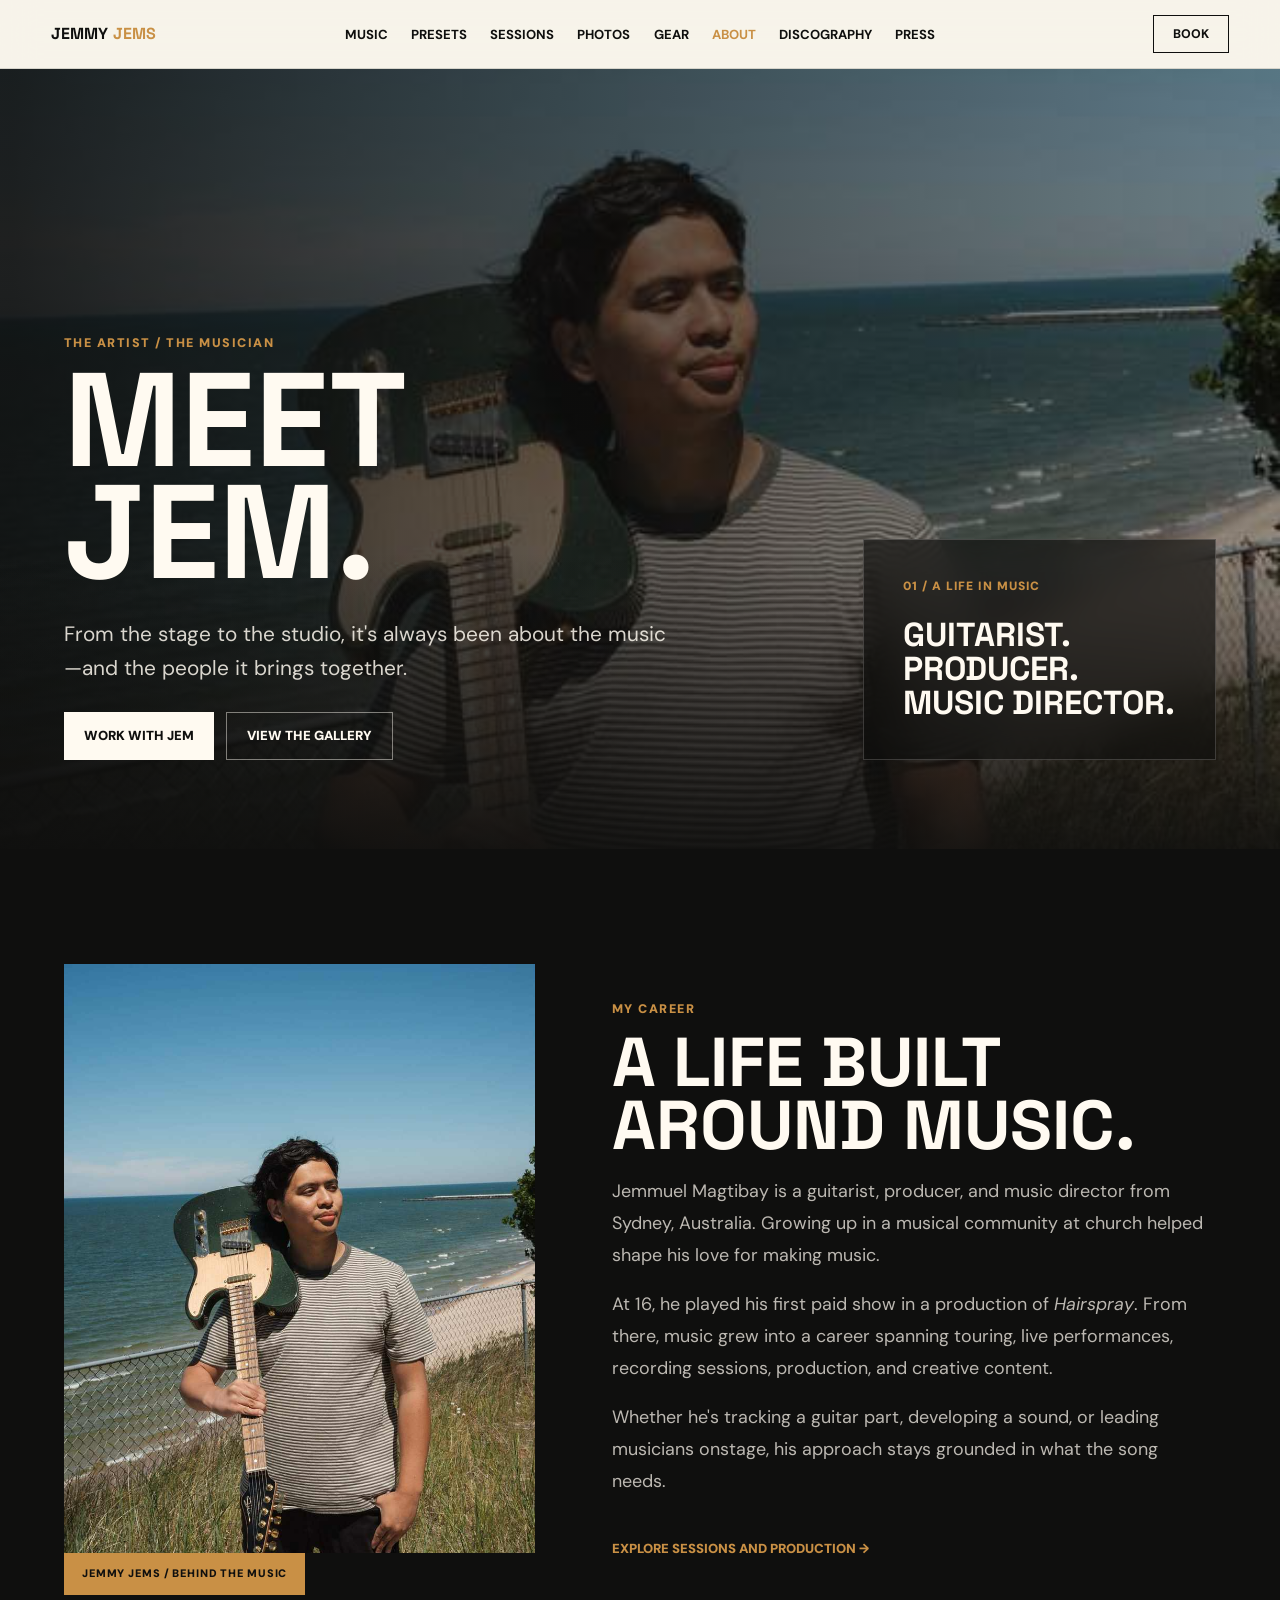
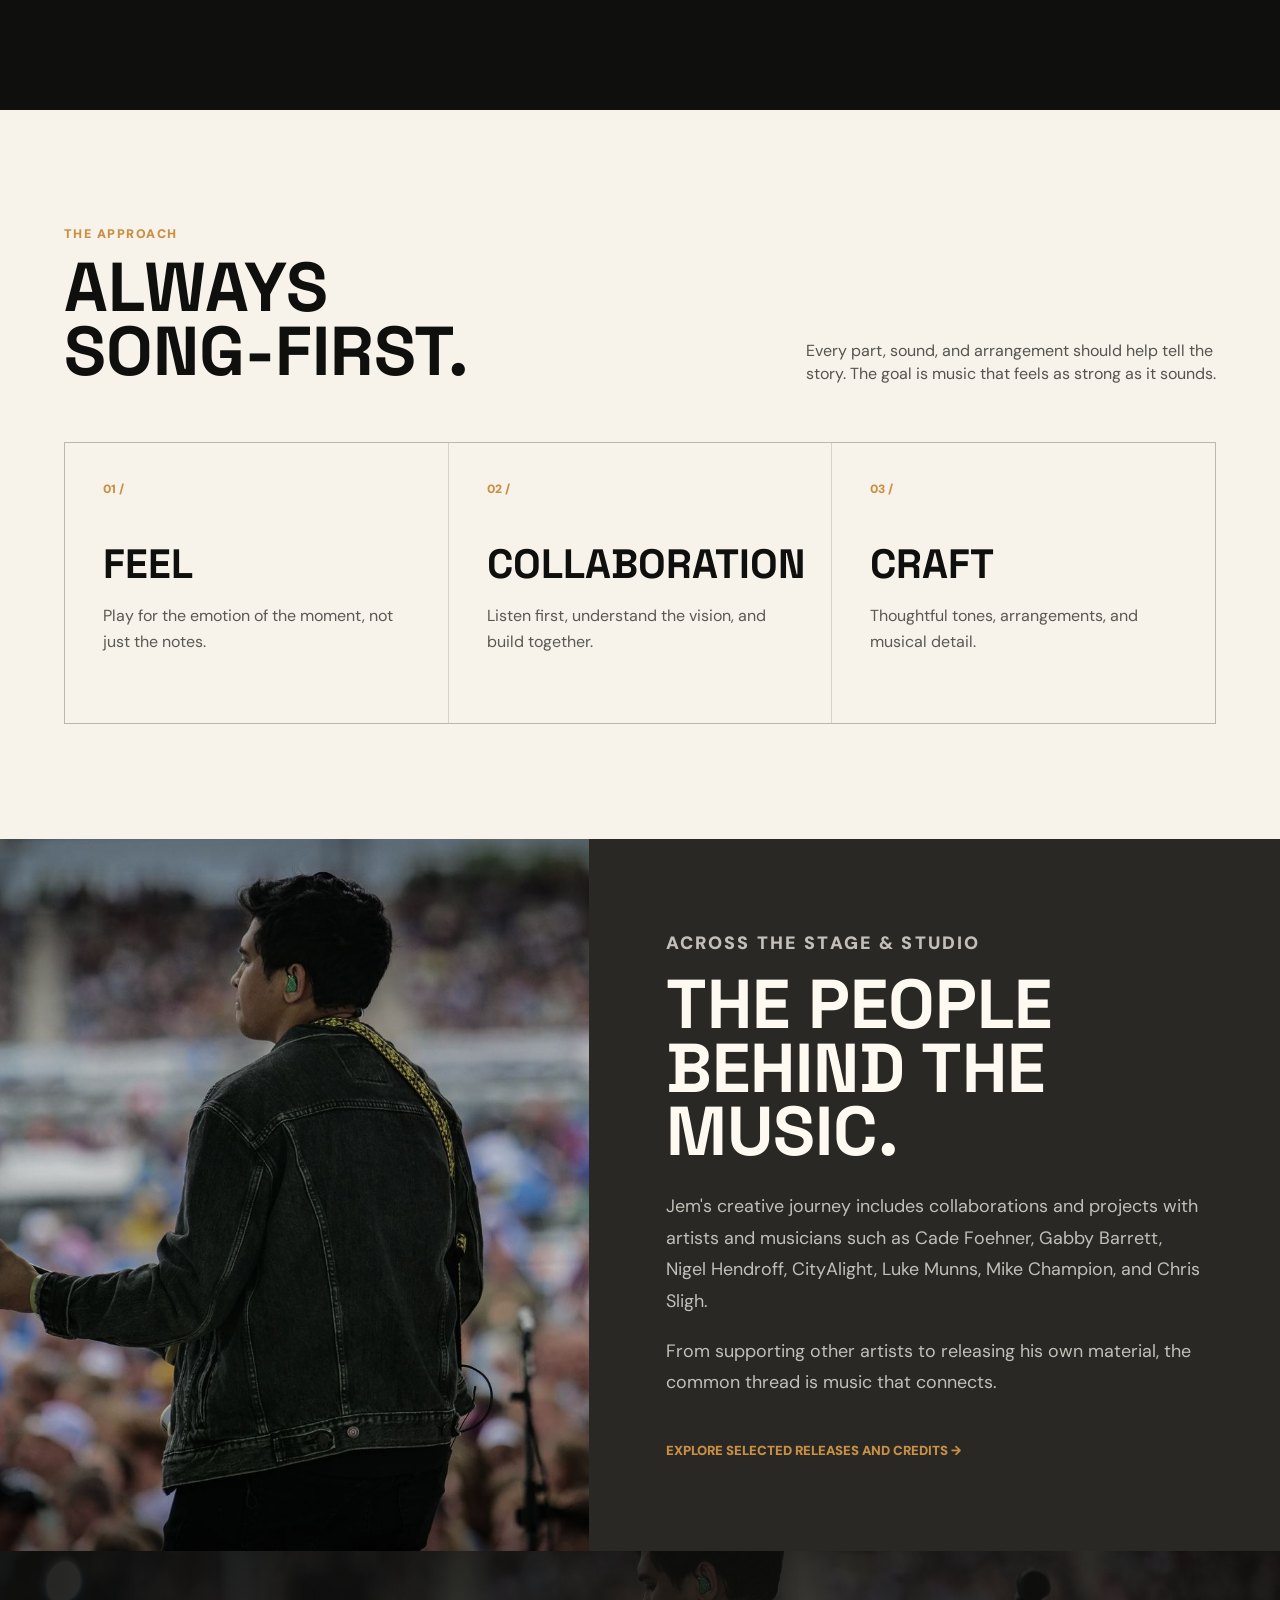
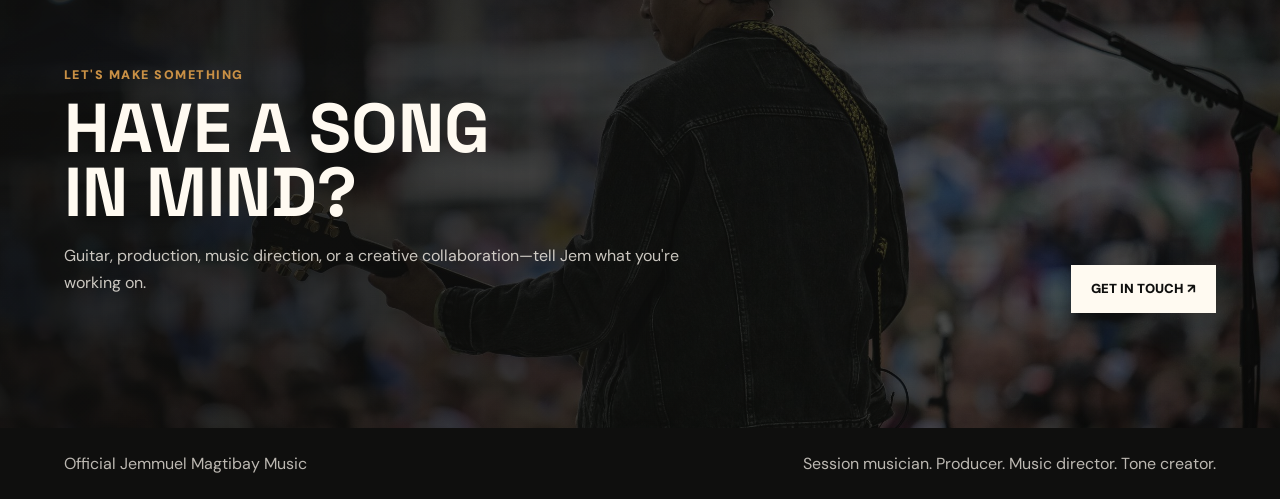
<file: about.html>
<!doctype html>
<html lang="en">
<head>
<meta charset="UTF-8" />
<meta name="viewport" content="width=device-width, initial-scale=1.0" />
<title>About Jem | Jemmuel Magtibay</title>
<meta name="description" content="Meet Jemmuel Magtibay, a guitarist, producer, music director and creative collaborator from Sydney, Australia." />
<link rel="preconnect" href="https://fonts.googleapis.com" />
<link rel="preconnect" href="https://fonts.gstatic.com" crossorigin />
<link href="https://fonts.googleapis.com/css2?family=DM+Sans:opsz,wght@9..40,400;9..40,500;9..40,700;9..40,900&amp;family=Space+Grotesk:wght@500;600;700&amp;display=swap" rel="stylesheet" />
<link rel="stylesheet" href="./styles.css" />
</head>
<body class="editorial-page about-page">
<header class="site-header">
      <a class="brand" href="./index.html#home" aria-label="Jemmuel Magtibay home">
        <span>Jemmy</span>
        <strong>Jems</strong>
      </a>
      <nav class="nav-links" aria-label="Primary navigation">
        <a href="./index.html#music">Music</a>
        <a href="./presets.html">Presets</a>
        <a href="./services.html">Sessions</a>
        <a href="./photos.html">Photos</a>
        <a href="./index.html#gear">Gear</a>
        <a href="./about.html" aria-current="page">About</a>
        <a href="./discography.html">Discography</a>
        <a href="./index.html#press">Press</a>
      </nav>
      <a class="login-link" href="./index.html#contact">Book</a>
    </header>
<main>
  <section class="editorial-hero editorial-hero-about" aria-labelledby="about-title">
    <div class="editorial-hero-copy">
      <p class="eyebrow">The artist / The musician</p>
      <h1 id="about-title">Meet<br />Jem.</h1>
      <p>From the stage to the studio, it's always been about the music—and the people it brings together.</p>
      <div class="hero-actions">
        <a class="button primary" href="./services.html">Work with Jem</a>
        <a class="button secondary" href="./photos.html">View the gallery</a>
      </div>
    </div>
    <div class="editorial-hero-note" aria-label="Jemmuel's creative disciplines">
      <span>01 / A life in music</span>
      <strong>Guitarist.<br />Producer.<br />Music director.</strong>
    </div>
  </section>

  <section class="editorial-story" id="story">
    <div class="editorial-story-image">
      <img src="./assets/images/jem-about-beach.jpg" alt="Jemmuel Magtibay with his guitar near the ocean" loading="lazy" />
      <span>Jemmy Jems / Behind the music</span>
    </div>
    <div class="editorial-story-copy">
      <p class="eyebrow">My career</p>
      <h2>A life built<br />around music.</h2>
      <p>Jemmuel Magtibay is a guitarist, producer, and music director from Sydney, Australia. Growing up in a musical community at church helped shape his love for making music.</p>
      <p>At 16, he played his first paid show in a production of <em>Hairspray</em>. From there, music grew into a career spanning touring, live performances, recording sessions, production, and creative content.</p>
      <p>Whether he's tracking a guitar part, developing a sound, or leading musicians onstage, his approach stays grounded in what the song needs.</p>
      <a class="text-link" href="./services.html">Explore sessions and production →</a>
    </div>
  </section>

  <section class="editorial-light-band">
    <div class="section-title split">
      <div>
        <p class="eyebrow">The approach</p>
        <h2>Always<br />song-first.</h2>
      </div>
      <p>Every part, sound, and arrangement should help tell the story. The goal is music that feels as strong as it sounds.</p>
    </div>
    <div class="editorial-principles">
      <article><span>01 /</span><h3>Feel</h3><p>Play for the emotion of the moment, not just the notes.</p></article>
      <article><span>02 /</span><h3>Collaboration</h3><p>Listen first, understand the vision, and build together.</p></article>
      <article><span>03 /</span><h3>Craft</h3><p>Thoughtful tones, arrangements, and musical detail.</p></article>
    </div>
  </section>

  <section class="editorial-collabs">
    <div class="editorial-collabs-image"><img src="./assets/images/photos/live-crowd-profile.jpg" alt="Jemmuel playing to a live audience" loading="lazy" /></div>
    <div class="editorial-collabs-copy">
      <p class="eyebrow">Across the stage &amp; studio</p>
      <h2>The people<br />behind the music.</h2>
      <p>Jem's creative journey includes collaborations and projects with artists and musicians such as Cade Foehner, Gabby Barrett, Nigel Hendroff, CityAlight, Luke Munns, Mike Champion, and Chris Sligh.</p>
      <p>From supporting other artists to releasing his own material, the common thread is music that connects.</p>
      <a class="text-link" href="./discography.html">Explore selected releases and credits →</a>
    </div>
  </section>

  <section class="editorial-contact">
    <div>
      <p class="eyebrow">Let's make something</p>
      <h2>Have a song<br />in mind?</h2>
      <p>Guitar, production, music direction, or a creative collaboration—tell Jem what you're working on.</p>
    </div>
    <a class="button primary" href="mailto:jemmuelmagtibaymusic@gmail.com?subject=Music%20Collaboration">Get in touch ↗</a>
  </section>
</main>
<footer class="site-footer">
      <p>Official Jemmuel Magtibay Music</p>
      <p>Session musician. Producer. Music director. Tone creator.</p>
    </footer>
</body>
</html>
</file>
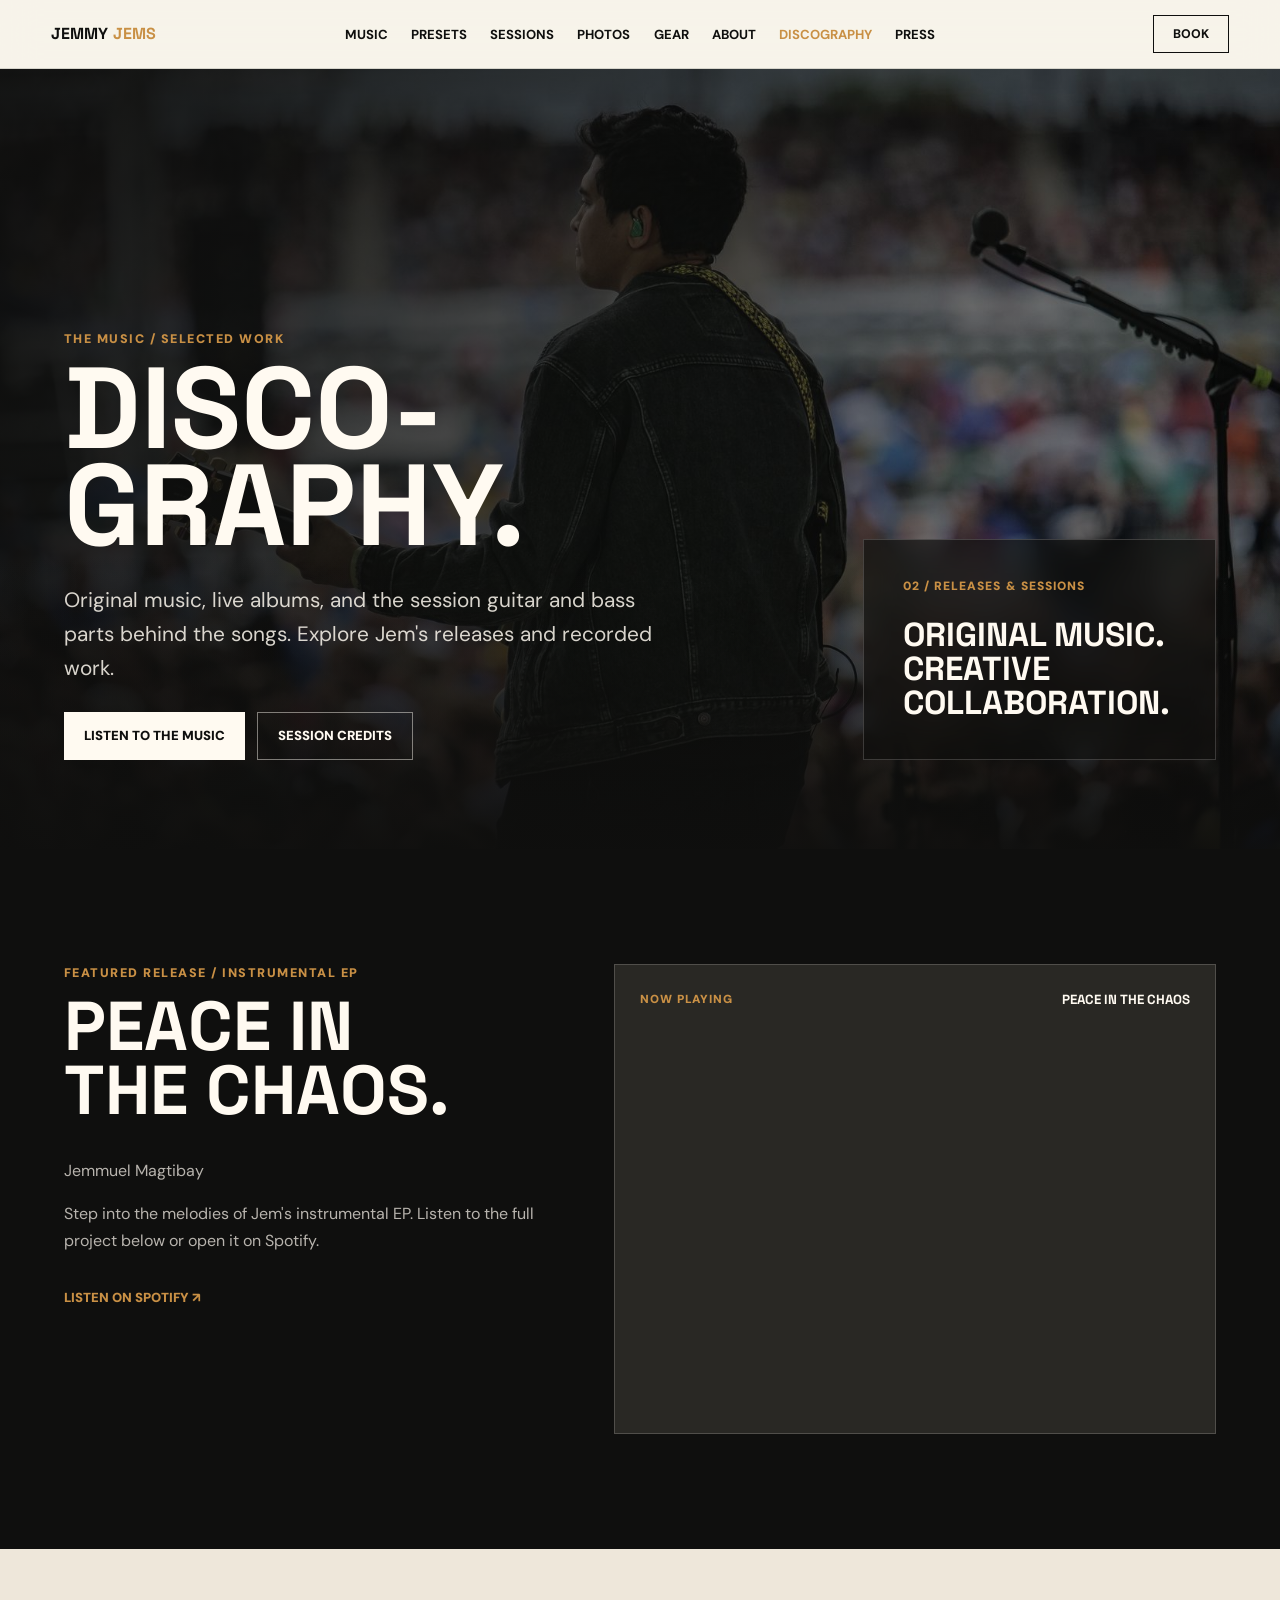
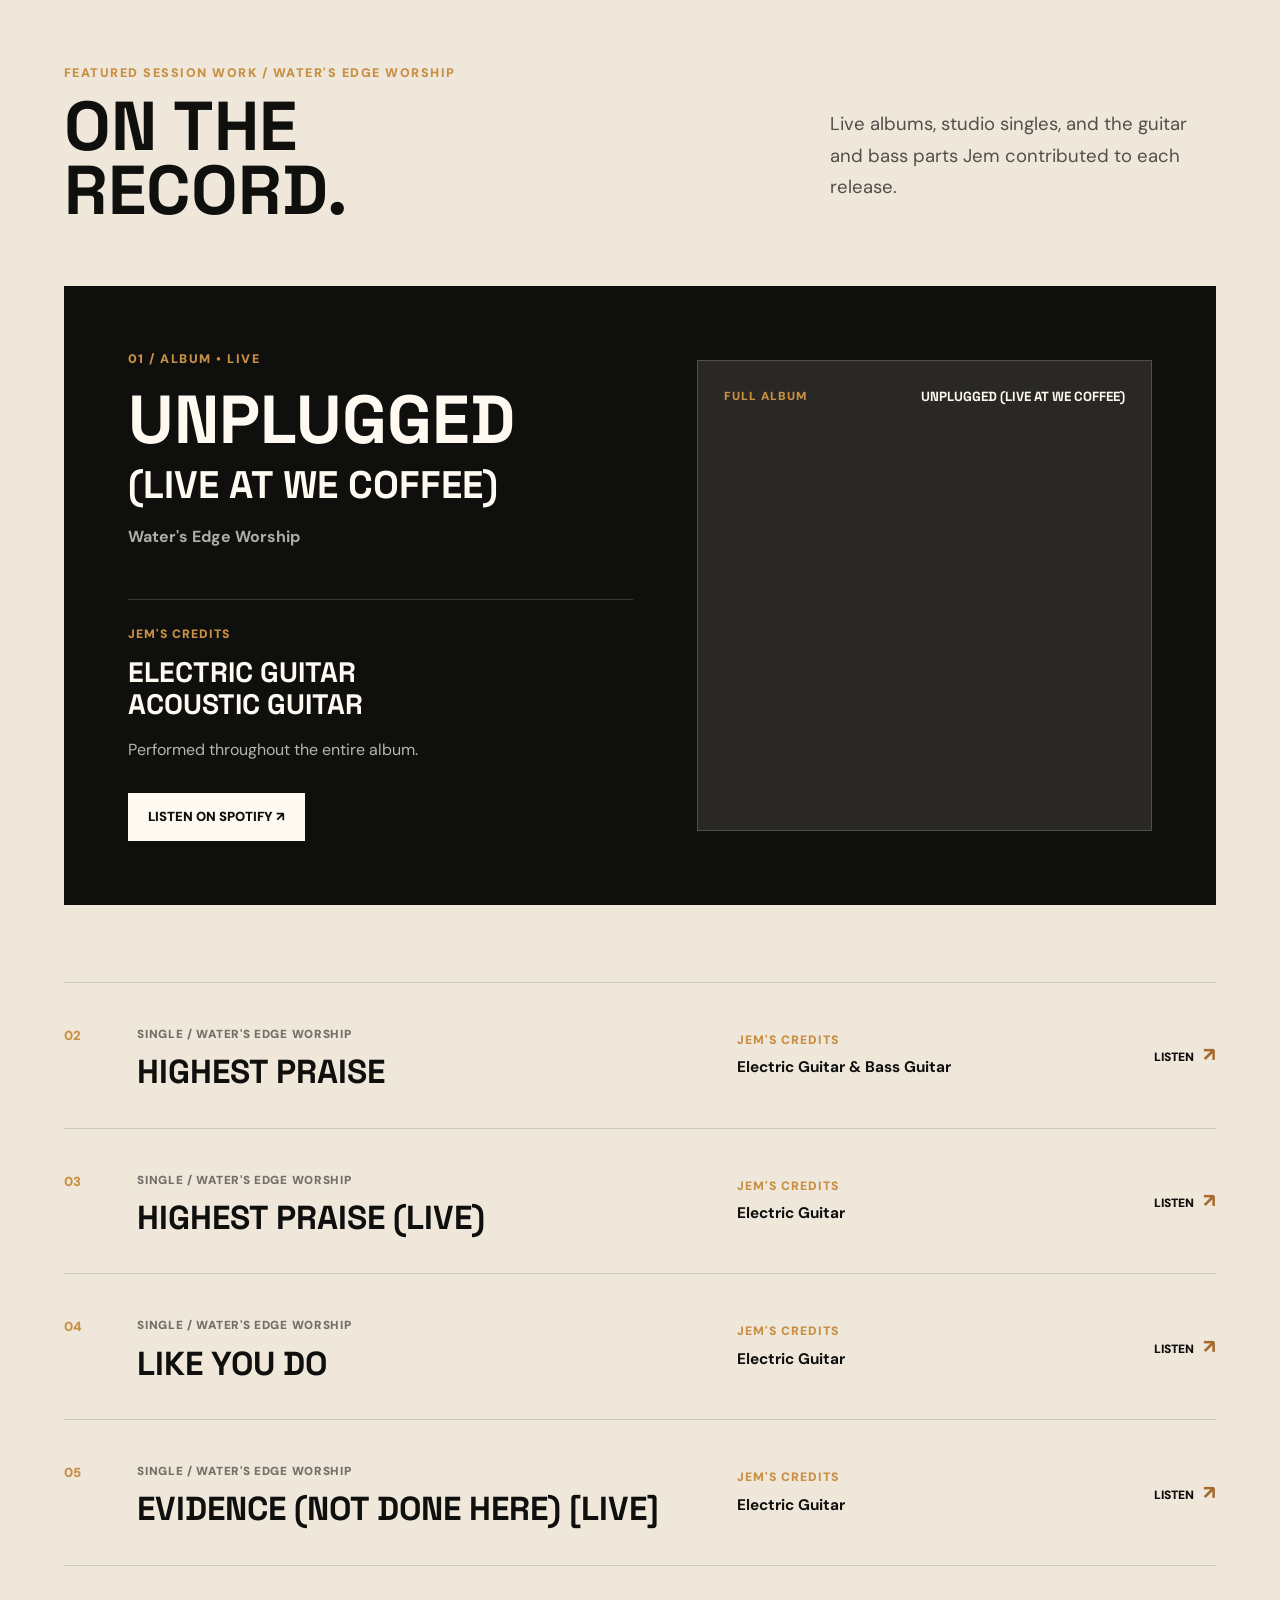
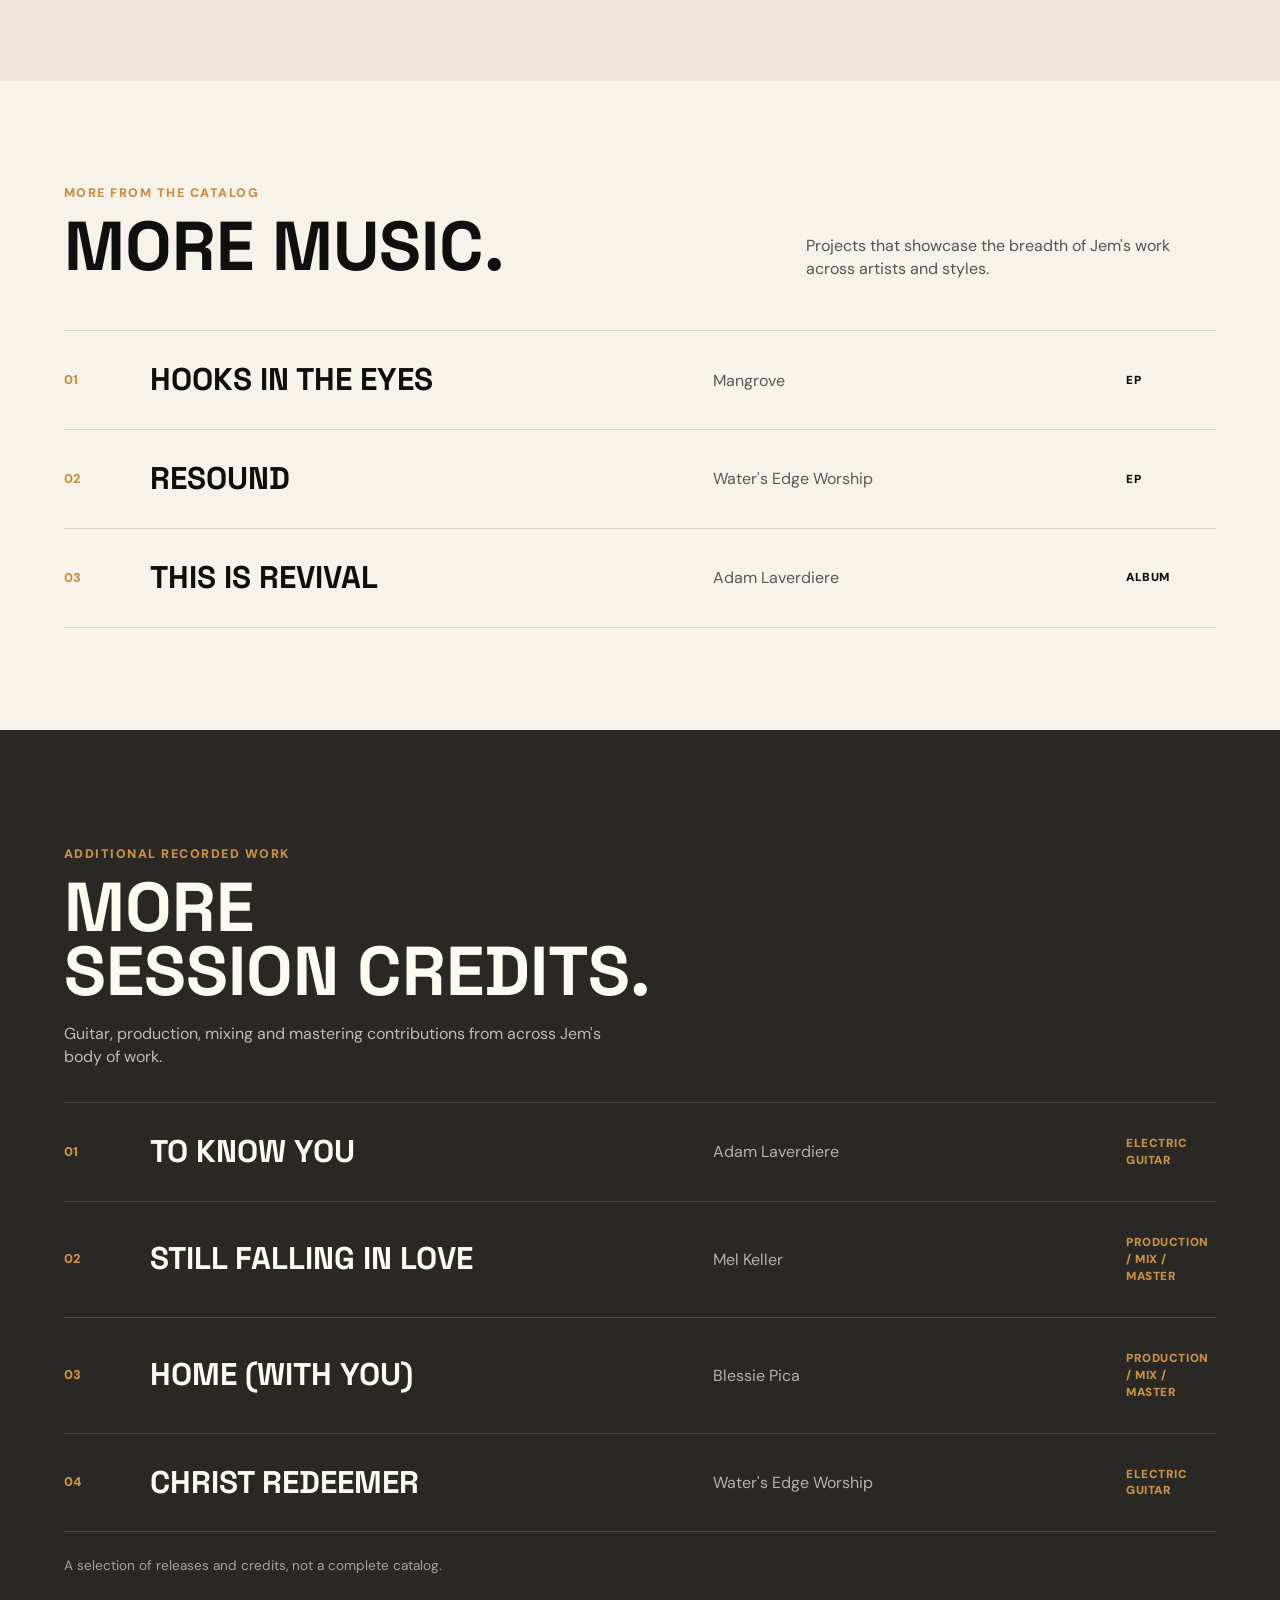
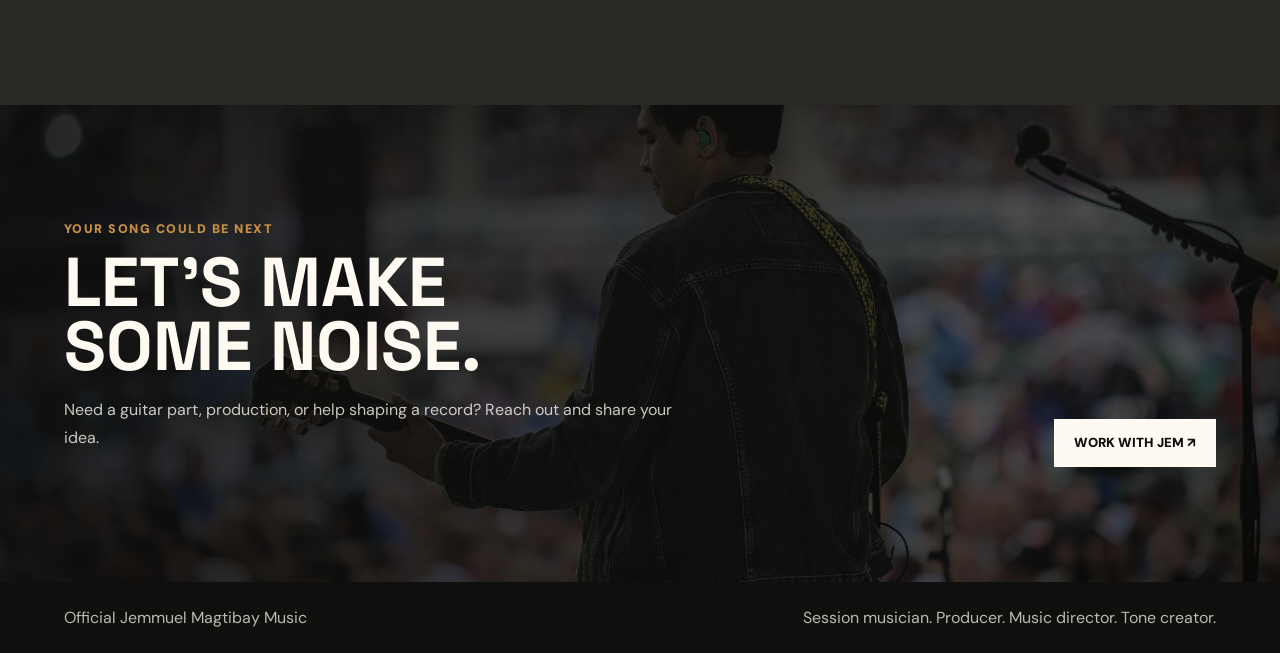
<file: discography.html>
<!doctype html>
<html lang="en">
<head>
<meta charset="UTF-8" />
<meta name="viewport" content="width=device-width, initial-scale=1.0" />
<title>Discography | Jemmuel Magtibay</title>
<meta name="description" content="Explore Jemmuel Magtibay's instrumental music, released projects and selected guitar and production credits." />
<link rel="preconnect" href="https://fonts.googleapis.com" />
<link rel="preconnect" href="https://fonts.gstatic.com" crossorigin />
<link href="https://fonts.googleapis.com/css2?family=DM+Sans:opsz,wght@9..40,400;9..40,500;9..40,700;9..40,900&amp;family=Space+Grotesk:wght@500;600;700&amp;display=swap" rel="stylesheet" />
<link rel="stylesheet" href="./styles.css" />
</head>
<body class="editorial-page discography-page">
<header class="site-header">
      <a class="brand" href="./index.html#home" aria-label="Jemmuel Magtibay home">
        <span>Jemmy</span>
        <strong>Jems</strong>
      </a>
      <nav class="nav-links" aria-label="Primary navigation">
        <a href="./index.html#music">Music</a>
        <a href="./presets.html">Presets</a>
        <a href="./services.html">Sessions</a>
        <a href="./photos.html">Photos</a>
        <a href="./index.html#gear">Gear</a>
        <a href="./about.html">About</a>
        <a href="./discography.html" aria-current="page">Discography</a>
        <a href="./index.html#press">Press</a>
      </nav>
      <a class="login-link" href="./index.html#contact">Book</a>
    </header>
<main>
  <section class="editorial-hero editorial-hero-music" aria-labelledby="discography-title">
    <div class="editorial-hero-copy">
      <p class="eyebrow">The music / Selected work</p>
      <h1 id="discography-title">Disco&shy;graphy.</h1>
      <p>Original music, live albums, and the session guitar and bass parts behind the songs. Explore Jem's releases and recorded work.</p>
      <div class="hero-actions">
        <a class="button primary" href="#featured">Listen to the music</a>
        <a class="button secondary" href="#waters-edge-credits">Session credits</a>
      </div>
    </div>
    <div class="editorial-hero-note">
      <span>02 / Releases &amp; sessions</span>
      <strong>Original music.<br />Creative collaboration.</strong>
    </div>
  </section>

  <section class="editorial-featured-release" id="featured">
    <div class="editorial-release-description">
      <p class="eyebrow">Featured release / Instrumental EP</p>
      <h2>Peace In<br />The Chaos.</h2>
      <p>Jemmuel Magtibay</p>
      <p>Step into the melodies of Jem's instrumental EP. Listen to the full project below or open it on Spotify.</p>
      <a class="text-link" href="https://open.spotify.com/album/3707rZX6CuHZ9Jiz1iwWY7" target="_blank" rel="noopener noreferrer">Listen on Spotify ↗</a>
    </div>
    <div class="editorial-release-player">
      <div class="release-player-label"><span>Now playing</span><strong>Peace In The Chaos</strong></div>
      <iframe title="Listen to Peace In The Chaos by Jemmuel Magtibay on Spotify" src="https://open.spotify.com/embed/album/3707rZX6CuHZ9Jiz1iwWY7?utm_source=generator" loading="lazy" width="100%" height="380" allow="autoplay; clipboard-write; encrypted-media; fullscreen; picture-in-picture"></iframe>
    </div>
  </section>

  <!-- Water's Edge Worship: credits supplied by Jemmuel's team -->
  <section class="waters-edge-section" id="waters-edge-credits" aria-labelledby="waters-edge-heading">
    <div class="waters-edge-heading">
      <div>
        <p class="eyebrow">Featured session work / Water's Edge Worship</p>
        <h2 id="waters-edge-heading">On the<br />record.</h2>
      </div>
      <p>Live albums, studio singles, and the guitar and bass parts Jem contributed to each release.</p>
    </div>
    <article class="waters-edge-album">
      <div class="waters-edge-album-copy">
        <p class="eyebrow">01 / Album • Live</p>
        <h3>Unplugged<br /><em>(Live at WE Coffee)</em></h3>
        <p class="waters-edge-artist">Water's Edge Worship</p>
        <div class="waters-edge-credit-detail">
          <span>Jem's credits</span>
          <strong>Electric Guitar<br />Acoustic Guitar</strong>
          <p>Performed throughout the entire album.</p>
        </div>
        <a class="button primary" href="https://open.spotify.com/album/21RMonM72Qswz2OXlc05aK" target="_blank" rel="noopener noreferrer">Listen on Spotify ↗</a>
      </div>
      <div class="waters-edge-album-player">
        <div class="release-player-label"><span>Full album</span><strong>Unplugged (Live at WE Coffee)</strong></div>
        <iframe title="Listen to Unplugged (Live at WE Coffee) by Water's Edge Worship on Spotify" src="https://open.spotify.com/embed/album/21RMonM72Qswz2OXlc05aK" width="100%" height="380" loading="lazy" allow="autoplay; clipboard-write; encrypted-media; fullscreen; picture-in-picture"></iframe>
      </div>
    </article>
    <div class="waters-edge-singles" aria-label="Selected singles featuring Jem">
      <a class="waters-edge-track" href="https://open.spotify.com/album/6JzR3357hcN6wweztYqP2O" target="_blank" rel="noopener noreferrer" aria-label="Listen to Highest Praise on Spotify">
        <span class="waters-edge-track-number">02</span>
        <div class="waters-edge-track-title"><span>Single / Water's Edge Worship</span><h3>Highest Praise</h3></div>
        <div class="waters-edge-track-credit"><span>Jem's credits</span><strong>Electric Guitar &amp; Bass Guitar</strong></div>
        <span class="waters-edge-track-listen">Listen <span aria-hidden="true">↗</span></span>
      </a>
      <a class="waters-edge-track" href="https://open.spotify.com/album/1Cbk9Cz7YEBsw6sUJkyEsa" target="_blank" rel="noopener noreferrer" aria-label="Listen to Highest Praise (Live) on Spotify">
        <span class="waters-edge-track-number">03</span>
        <div class="waters-edge-track-title"><span>Single / Water's Edge Worship</span><h3>Highest Praise (Live)</h3></div>
        <div class="waters-edge-track-credit"><span>Jem's credits</span><strong>Electric Guitar</strong></div>
        <span class="waters-edge-track-listen">Listen <span aria-hidden="true">↗</span></span>
      </a>
      <a class="waters-edge-track" href="https://open.spotify.com/album/0oHKYPSTashpDtL3vemR2t" target="_blank" rel="noopener noreferrer" aria-label="Listen to Like You Do on Spotify">
        <span class="waters-edge-track-number">04</span>
        <div class="waters-edge-track-title"><span>Single / Water's Edge Worship</span><h3>Like You Do</h3></div>
        <div class="waters-edge-track-credit"><span>Jem's credits</span><strong>Electric Guitar</strong></div>
        <span class="waters-edge-track-listen">Listen <span aria-hidden="true">↗</span></span>
      </a>
      <a class="waters-edge-track" href="https://open.spotify.com/album/2BHEoIYCxPqXqk04vWouWE" target="_blank" rel="noopener noreferrer" aria-label="Listen to Evidence (Not Done Here) [Live] on Spotify">
        <span class="waters-edge-track-number">05</span>
        <div class="waters-edge-track-title"><span>Single / Water's Edge Worship</span><h3>Evidence (Not Done Here) [Live]</h3></div>
        <div class="waters-edge-track-credit"><span>Jem's credits</span><strong>Electric Guitar</strong></div>
        <span class="waters-edge-track-listen">Listen <span aria-hidden="true">↗</span></span>
      </a>
    </div>
  </section>

  <section class="editorial-records">
    <div class="section-title split">
      <div><p class="eyebrow">More from the catalog</p><h2>More music.</h2></div>
      <p>Projects that showcase the breadth of Jem's work across artists and styles.</p>
    </div>
    <div class="editorial-record-list" aria-label="Selected releases">
      <div><span>01</span><strong>Hooks In The Eyes</strong><p>Mangrove</p><small>EP</small></div>
      <div><span>02</span><strong>Resound</strong><p>Water's Edge Worship</p><small>EP</small></div>
      <div><span>03</span><strong>This Is Revival</strong><p>Adam Laverdiere</p><small>Album</small></div>
    </div>
  </section>

  <section class="editorial-credits-section" id="credits">
    <div class="section-title">
      <p class="eyebrow">Additional recorded work</p>
      <h2>More<br />session credits.</h2>
      <p>Guitar, production, mixing and mastering contributions from across Jem's body of work.</p>
    </div>
    <div class="editorial-credit-list">
      <div><span>01</span><strong>To Know You</strong><p>Adam Laverdiere</p><small>Electric guitar</small></div>
      <div><span>02</span><strong>Still Falling In Love</strong><p>Mel Keller</p><small>Production / Mix / Master</small></div>
      <div><span>03</span><strong>Home (With You)</strong><p>Blessie Pica</p><small>Production / Mix / Master</small></div>
      <div><span>04</span><strong>Christ Redeemer</strong><p>Water's Edge Worship</p><small>Electric guitar</small></div>
    </div>
    <p class="editorial-footnote">A selection of releases and credits, not a complete catalog.</p>
  </section>

  <section class="editorial-contact">
    <div>
      <p class="eyebrow">Your song could be next</p>
      <h2>Let's make<br />some noise.</h2>
      <p>Need a guitar part, production, or help shaping a record? Reach out and share your idea.</p>
    </div>
    <a class="button primary" href="mailto:jemmuelmagtibaymusic@gmail.com?subject=Recording%20Inquiry">Work with Jem ↗</a>
  </section>
</main>
<footer class="site-footer">
      <p>Official Jemmuel Magtibay Music</p>
      <p>Session musician. Producer. Music director. Tone creator.</p>
    </footer>
</body>
</html>
</file>
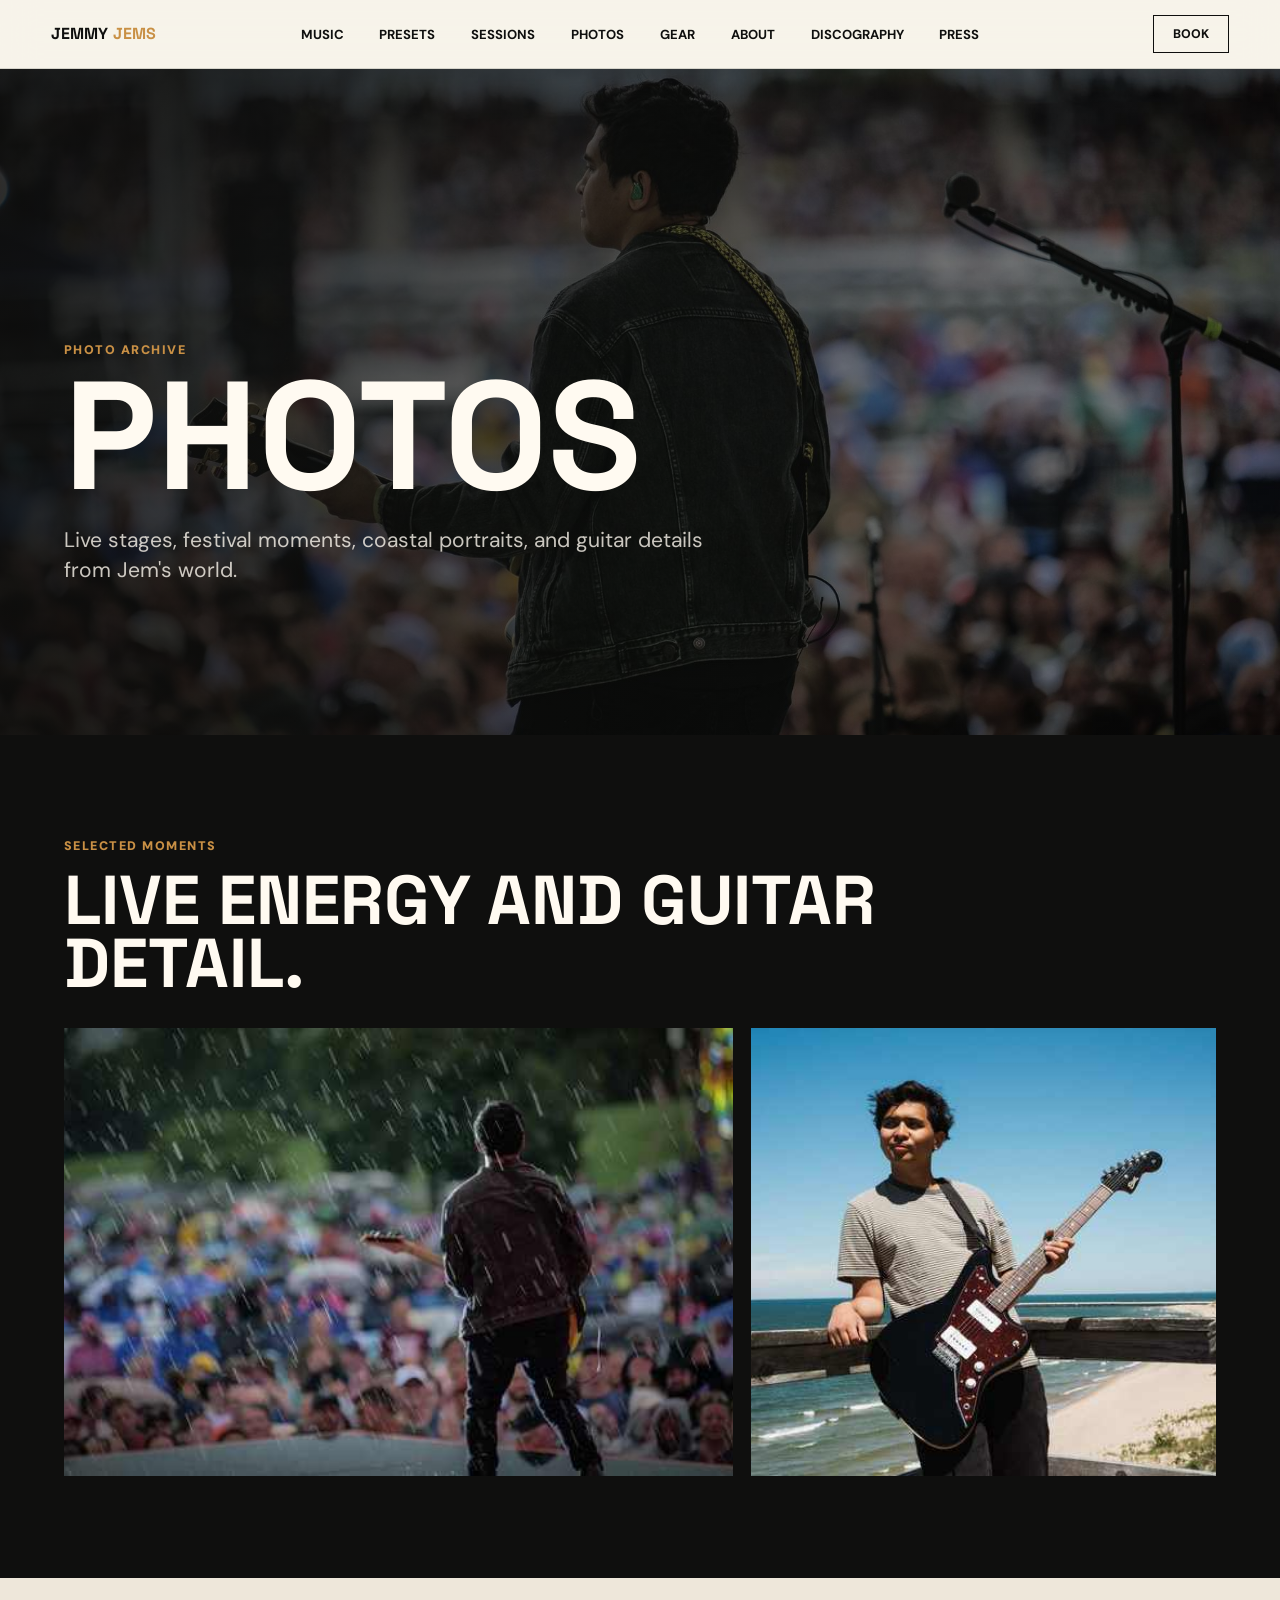
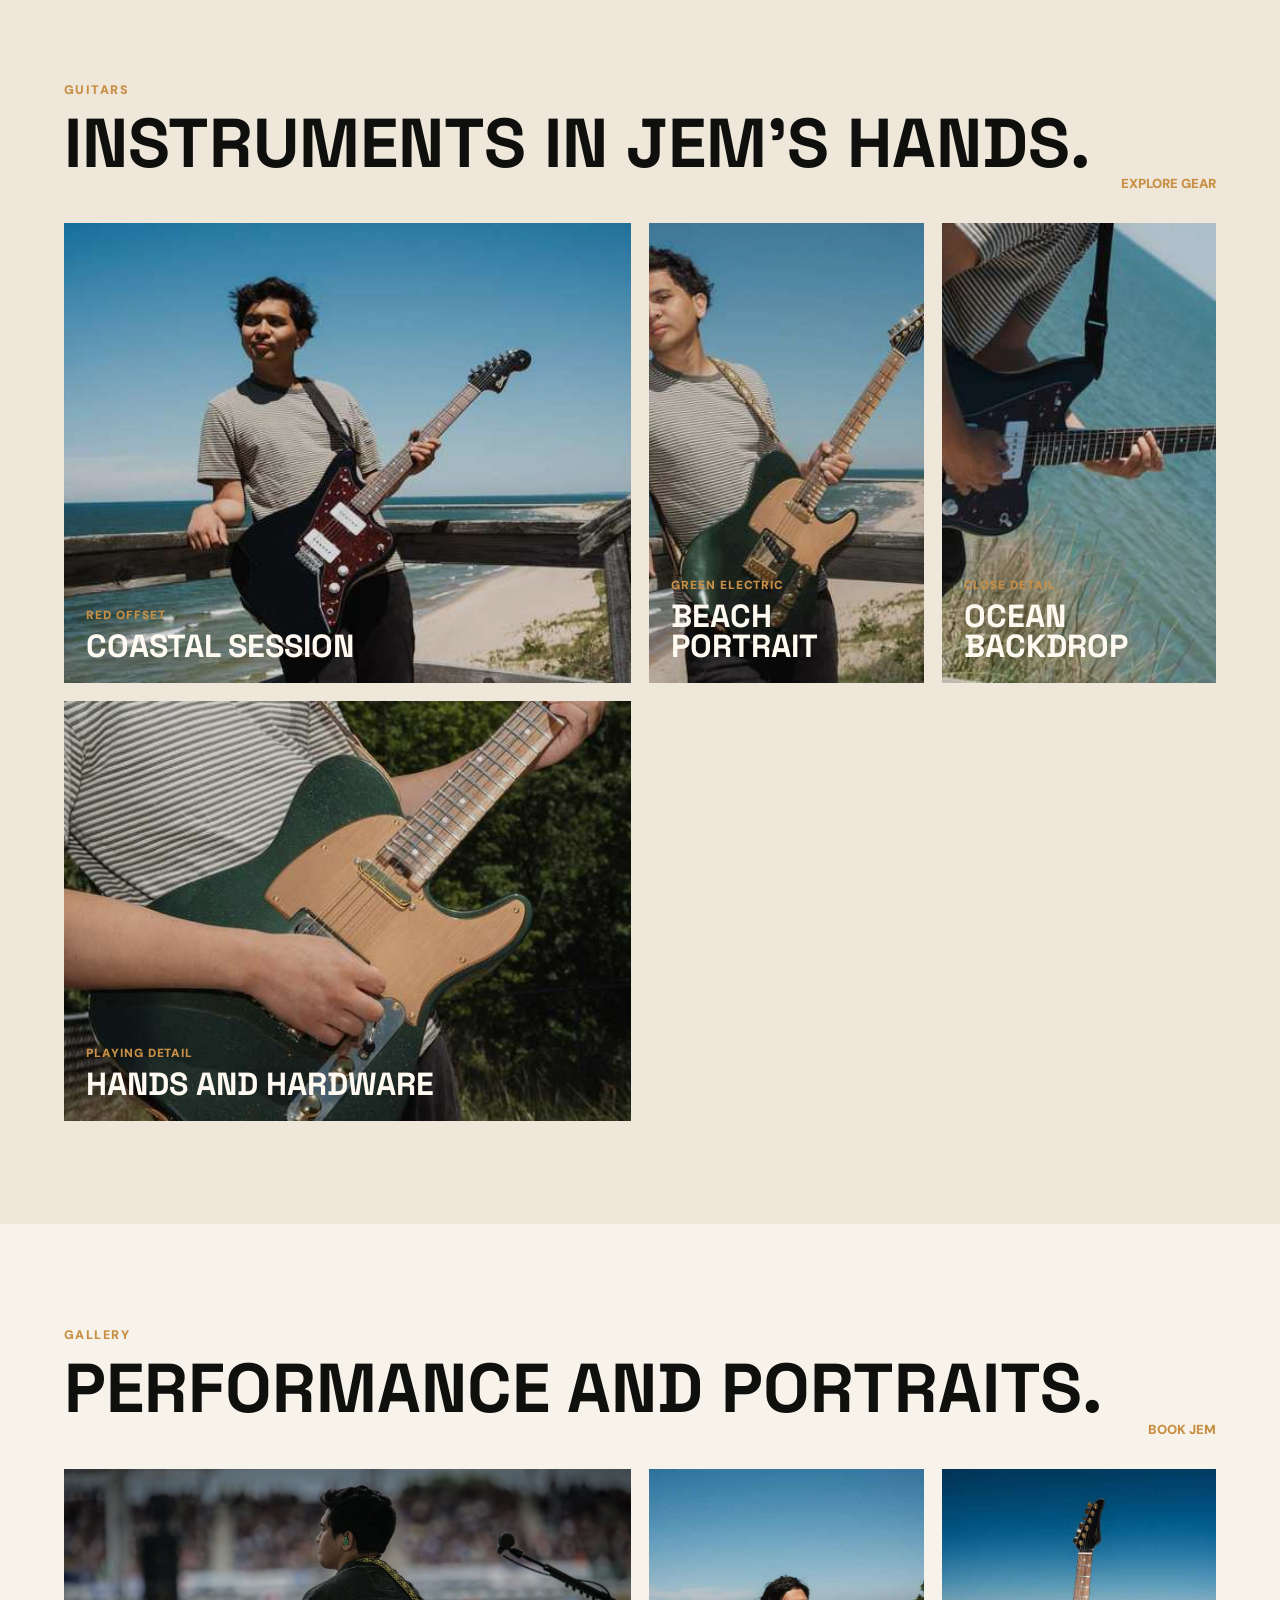
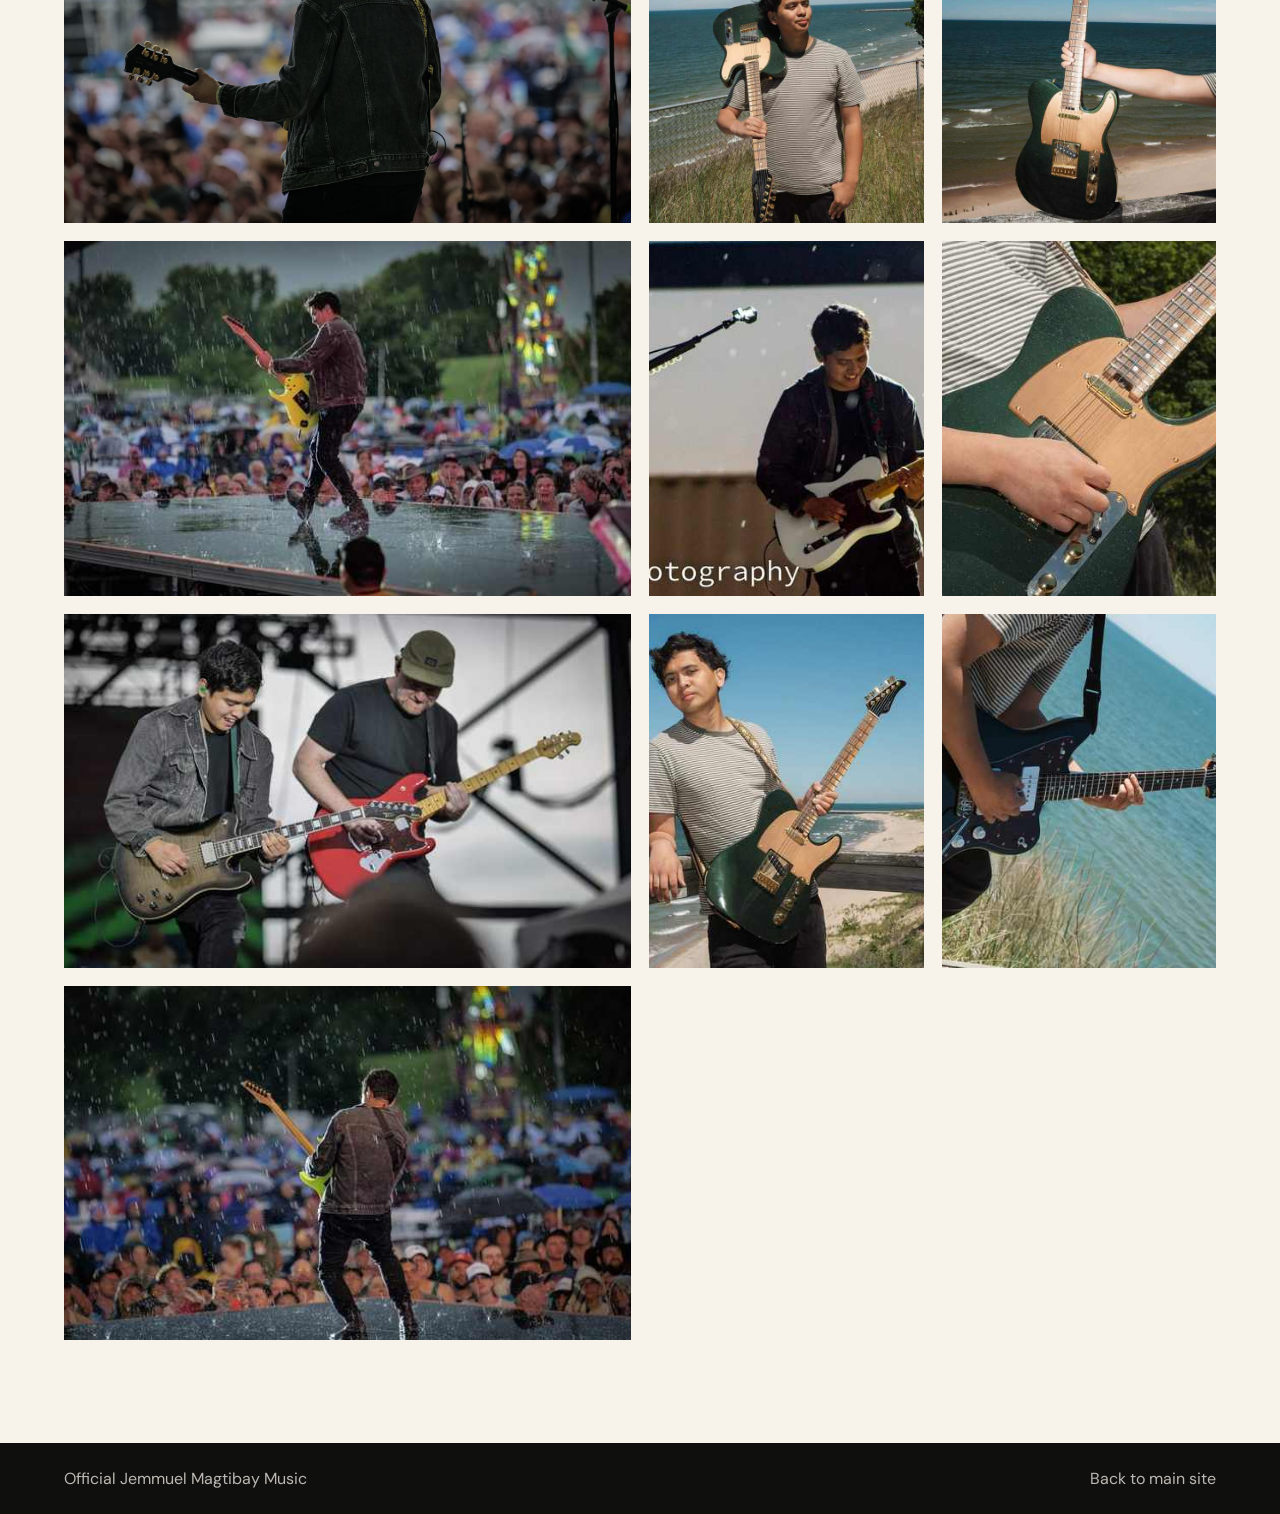
<file: photos.html>
<!doctype html>
<html lang="en">
  <head>
    <meta charset="UTF-8" />
    <meta name="viewport" content="width=device-width, initial-scale=1.0" />
    <title>Photos | Jemmuel Magtibay</title>
    <meta
      name="description"
      content="Photos of Jemmuel Magtibay live on stage, in performance, and with guitars by the coast."
    />
    <link rel="preconnect" href="https://fonts.googleapis.com" />
    <link rel="preconnect" href="https://fonts.gstatic.com" crossorigin />
    <link
      href="https://fonts.googleapis.com/css2?family=DM+Sans:opsz,wght@9..40,400;9..40,500;9..40,700;9..40,900&amp;family=Space+Grotesk:wght@500;600;700&amp;display=swap"
      rel="stylesheet"
    />
    <link rel="stylesheet" href="./styles.css" />
  </head>
  <body>
    <header class="site-header">
      <a class="brand" href="./index.html#home" aria-label="Jemmuel Magtibay home">
        <span>Jemmy</span>
        <strong>Jems</strong>
      </a>
      <nav class="nav-links" aria-label="Primary navigation">
        <a href="./index.html#music">Music</a>
        <a href="./presets.html">Presets</a>
        <a href="./services.html">Sessions</a>
        <a href="./photos.html">Photos</a>
        <a href="./index.html#gear">Gear</a>
        <a href="./about.html">About</a>
        <a href="./discography.html">Discography</a>
        <a href="./index.html#press">Press</a>
      </nav>
      <a class="login-link" href="./index.html#contact">Book</a>
    </header>

    <main>
      <section class="photos-hero">
        <div>
          <p class="eyebrow">Photo archive</p>
          <h1>Photos</h1>
          <p>Live stages, festival moments, coastal portraits, and guitar details from Jem's world.</p>
        </div>
      </section>

      <section class="photo-feature">
        <div class="section-title">
          <p class="eyebrow">Selected moments</p>
          <h2>Live energy and guitar detail.</h2>
        </div>
        <div class="photo-feature-grid">
          <figure>
            <img src="./assets/images/photos/live-rain-back.jpg" alt="Jemmuel Magtibay facing a large festival crowd in the rain" />
            <figcaption>Festival stage</figcaption>
          </figure>
          <figure>
            <img src="./assets/images/photos/beach-red-guitar.jpg" alt="Jemmuel Magtibay holding a red guitar near the ocean" />
            <figcaption>Coastal portrait</figcaption>
          </figure>
        </div>
      </section>

      <section class="guitar-showcase">
        <div class="section-title split">
          <div>
            <p class="eyebrow">Guitars</p>
            <h2>Instruments in Jem's hands.</h2>
          </div>
          <a class="text-link" href="./index.html#gear">Explore gear</a>
        </div>
        <div class="guitar-grid">
          <figure class="guitar-card large">
            <img src="./assets/images/photos/beach-red-guitar.jpg" alt="Jemmuel Magtibay holding a red offset guitar by the ocean" />
            <figcaption>
              <span>Red offset</span>
              <strong>Coastal session</strong>
            </figcaption>
          </figure>
          <figure class="guitar-card">
            <img src="./assets/images/photos/beach-green-guitar.jpg" alt="Jemmuel Magtibay holding a green electric guitar by the beach" />
            <figcaption>
              <span>Green electric</span>
              <strong>Beach portrait</strong>
            </figcaption>
          </figure>
          <figure class="guitar-card">
            <img src="./assets/images/photos/guitar-water-detail.jpg" alt="Close view of a guitar held near the water" />
            <figcaption>
              <span>Close detail</span>
              <strong>Ocean backdrop</strong>
            </figcaption>
          </figure>
          <figure class="guitar-card wide">
            <img src="./assets/images/photos/green-guitar-close.jpg" alt="Close detail of a green guitar being played outdoors" />
            <figcaption>
              <span>Playing detail</span>
              <strong>Hands and hardware</strong>
            </figcaption>
          </figure>
        </div>
      </section>

      <section class="photo-gallery-section">
        <div class="section-title split">
          <div>
            <p class="eyebrow">Gallery</p>
            <h2>Performance and portraits.</h2>
          </div>
          <a class="text-link" href="./index.html#contact">Book Jem</a>
        </div>
        <div class="photo-gallery">
          <figure class="wide">
            <img src="./assets/images/photos/live-crowd-profile.jpg" alt="Jemmuel Magtibay on stage in front of a blurred crowd" />
          </figure>
          <figure>
            <img src="./assets/images/photos/beach-portrait.jpg" alt="Jemmuel Magtibay standing by the ocean holding a guitar" />
          </figure>
          <figure>
            <img src="./assets/images/photos/guitar-ocean-detail.jpg" alt="A guitar held up against the ocean view" />
          </figure>
          <figure class="wide">
            <img src="./assets/images/photos/live-stage-leap.jpg" alt="Jemmuel Magtibay moving across a festival stage with guitar" />
          </figure>
          <figure>
            <img src="./assets/images/photos/stage-spotlight.jpg" alt="Jemmuel Magtibay playing guitar under stage lights" />
          </figure>
          <figure>
            <img src="./assets/images/photos/green-guitar-close.jpg" alt="Close detail of a green guitar being played outdoors" />
          </figure>
          <figure class="wide">
            <img src="./assets/images/photos/festival-duo.jpg" alt="Two guitarists performing together on a festival stage" />
          </figure>
          <figure>
            <img src="./assets/images/photos/beach-green-guitar.jpg" alt="Jemmuel Magtibay holding a green guitar by the beach" />
          </figure>
          <figure>
            <img src="./assets/images/photos/guitar-water-detail.jpg" alt="Close guitar detail with water in the background" />
          </figure>
          <figure class="wide">
            <img src="./assets/images/photos/live-crowd-solo.jpg" alt="Jemmuel Magtibay playing guitar toward a large outdoor crowd" />
          </figure>
        </div>
      </section>
    </main>

    <footer class="site-footer">
      <p>Official Jemmuel Magtibay Music</p>
      <p><a href="./index.html#home">Back to main site</a></p>
    </footer>
  </body>
</html>
</file>
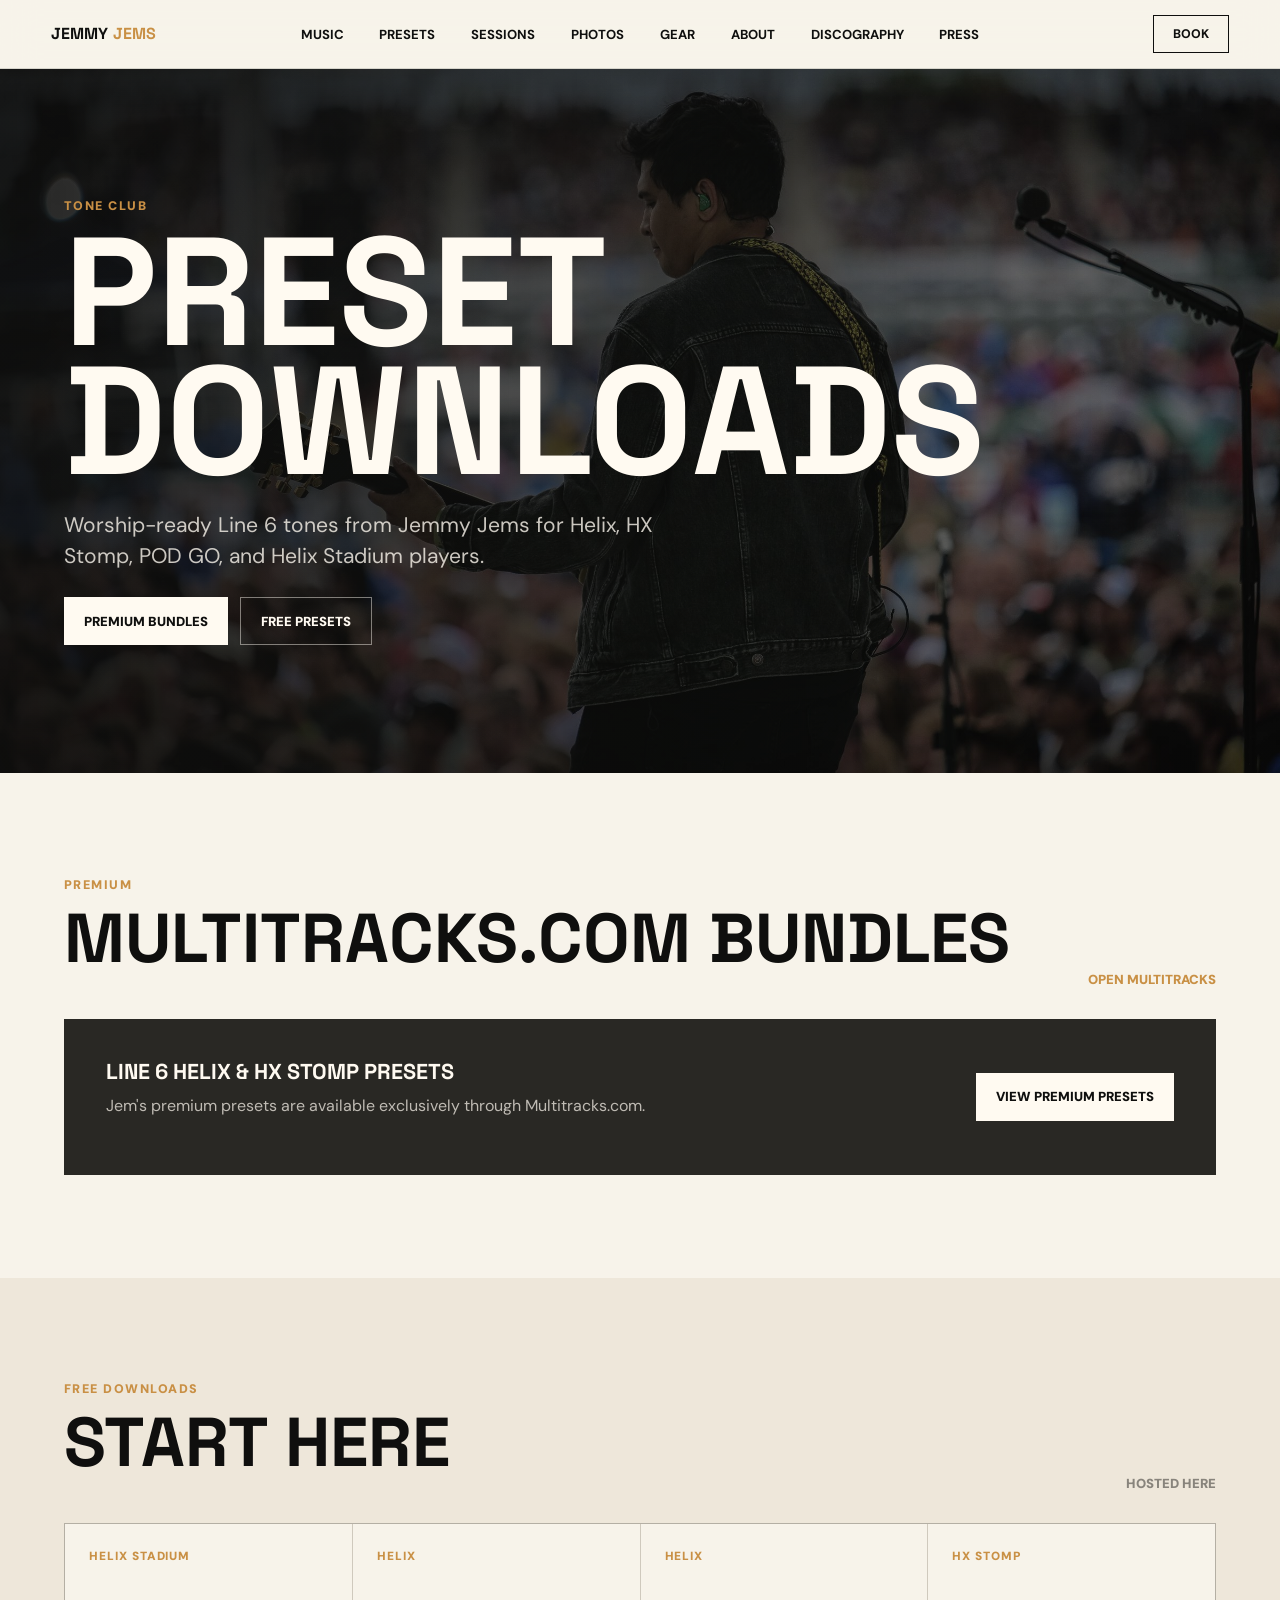
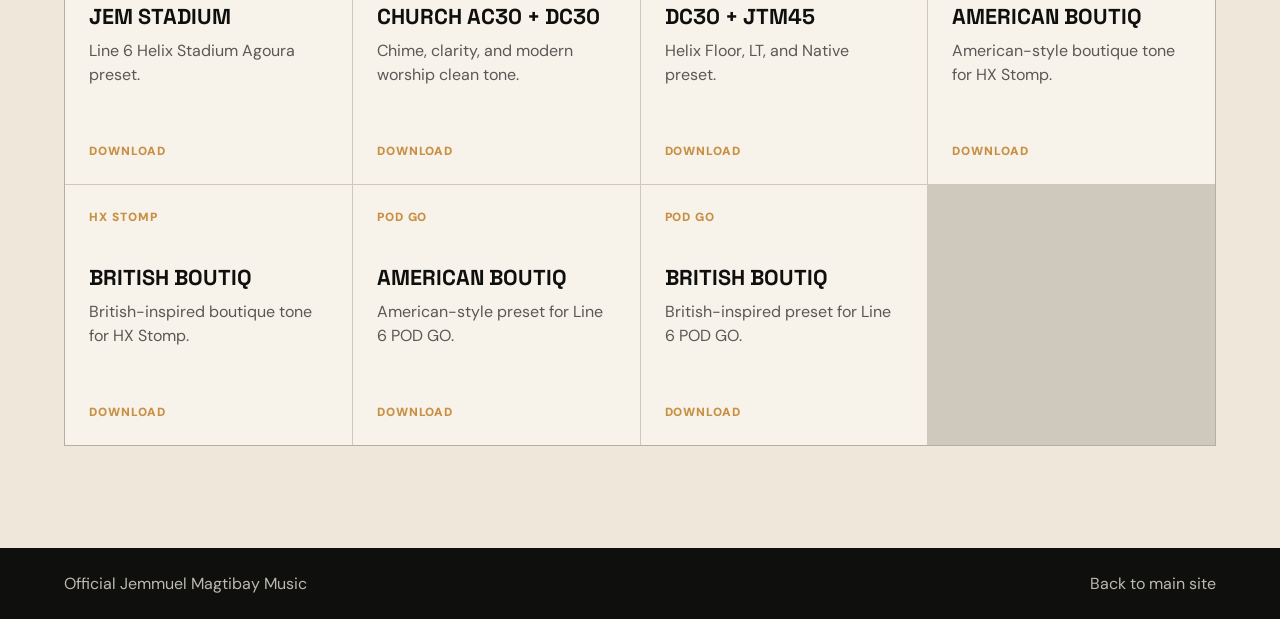
<file: presets.html>
<!doctype html>
<html lang="en">
  <head>
    <meta charset="UTF-8" />
    <meta name="viewport" content="width=device-width, initial-scale=1.0" />
    <title>Preset Downloads | Jemmuel Magtibay</title>
    <meta
      name="description"
      content="Download Jemmuel Magtibay's Line 6 Helix, HX Stomp, POD GO, and Helix Stadium presets."
    />
    <link rel="preconnect" href="https://images.squarespace-cdn.com" />
    <link rel="preconnect" href="https://fonts.googleapis.com" />
    <link rel="preconnect" href="https://fonts.gstatic.com" crossorigin />
    <link
      href="https://fonts.googleapis.com/css2?family=DM+Sans:opsz,wght@9..40,400;9..40,500;9..40,700;9..40,900&amp;family=Space+Grotesk:wght@500;600;700&amp;display=swap"
      rel="stylesheet"
    />
    <link rel="stylesheet" href="./styles.css" />
  </head>
  <body>
    <header class="site-header">
      <a class="brand" href="./index.html#home" aria-label="Jemmuel Magtibay home">
        <span>Jemmy</span>
        <strong>Jems</strong>
      </a>
      <nav class="nav-links" aria-label="Primary navigation">
        <a href="./index.html#music">Music</a>
        <a href="./presets.html">Presets</a>
        <a href="./services.html">Sessions</a>
        <a href="./photos.html">Photos</a>
        <a href="./index.html#gear">Gear</a>
        <a href="./about.html">About</a>
        <a href="./discography.html">Discography</a>
        <a href="./index.html#press">Press</a>
      </nav>
      <a class="login-link" href="./index.html#contact">Book</a>
    </header>

    <main>
      <section class="preset-hero">
        <div>
          <p class="eyebrow">Tone Club</p>
          <h1>Preset Downloads</h1>
          <p>
            Worship-ready Line 6 tones from Jemmy Jems for Helix, HX Stomp, POD GO, and Helix Stadium players.
          </p>
          <div class="hero-actions">
            <a class="button primary" href="https://www.multitracks.com/producers/Jemmuel-Magtibay/patches/bundles/">Premium bundles</a>
            <a class="button secondary" href="#free-downloads">Free presets</a>
          </div>
        </div>
      </section>

      <section class="preset-downloads">
        <div class="section-title split">
          <div>
            <p class="eyebrow">Premium</p>
            <h2>Multitracks.com bundles</h2>
          </div>
          <a class="text-link" href="https://www.multitracks.com/producers/Jemmuel-Magtibay/patches/bundles/">Open Multitracks</a>
        </div>
        <div class="download-feature">
          <div>
            <h3>Line 6 Helix &amp; HX Stomp Presets</h3>
            <p>Jem's premium presets are available exclusively through Multitracks.com.</p>
          </div>
          <a class="button primary" href="https://www.multitracks.com/producers/Jemmuel-Magtibay/patches/bundles/">View premium presets</a>
        </div>
      </section>

      <section id="free-downloads" class="preset-downloads free-downloads">
        <div class="section-title split">
          <div>
            <p class="eyebrow">Free downloads</p>
            <h2>Start here</h2>
          </div>
          <span class="text-link muted-link">Hosted here</span>
        </div>
        <div class="download-grid">
          <a class="download-card" href="./assets/presets/jem-stadium-helix-stadium.hsp" download>
            <span>Helix Stadium</span>
            <h3>Jem Stadium</h3>
            <p>Line 6 Helix Stadium Agoura preset.</p>
            <strong>Download</strong>
          </a>
          <a class="download-card" href="./assets/presets/church-ac30-dc30-helix.hlx" download>
            <span>Helix</span>
            <h3>Church AC30 + DC30</h3>
            <p>Chime, clarity, and modern worship clean tone.</p>
            <strong>Download</strong>
          </a>
          <a class="download-card" href="./assets/presets/dc30-jtm45-helix.hlx" download>
            <span>Helix</span>
            <h3>DC30 + JTM45</h3>
            <p>Helix Floor, LT, and Native preset.</p>
            <strong>Download</strong>
          </a>
          <a class="download-card" href="./assets/presets/american-boutiq-hx-stomp.hlx" download>
            <span>HX Stomp</span>
            <h3>American Boutiq</h3>
            <p>American-style boutique tone for HX Stomp.</p>
            <strong>Download</strong>
          </a>
          <a class="download-card" href="./assets/presets/british-boutiq-hx-stomp.hlx" download>
            <span>HX Stomp</span>
            <h3>British Boutiq</h3>
            <p>British-inspired boutique tone for HX Stomp.</p>
            <strong>Download</strong>
          </a>
          <a class="download-card" href="./assets/presets/american-boutiq-pod-go.pgp" download>
            <span>POD GO</span>
            <h3>American Boutiq</h3>
            <p>American-style preset for Line 6 POD GO.</p>
            <strong>Download</strong>
          </a>
          <a class="download-card" href="./assets/presets/british-boutiq-pod-go.pgp" download>
            <span>POD GO</span>
            <h3>British Boutiq</h3>
            <p>British-inspired preset for Line 6 POD GO.</p>
            <strong>Download</strong>
          </a>
        </div>
      </section>
    </main>

    <footer class="site-footer">
      <p>Official Jemmuel Magtibay Music</p>
      <p><a href="./index.html#home">Back to main site</a></p>
    </footer>
  </body>
</html>
</file>
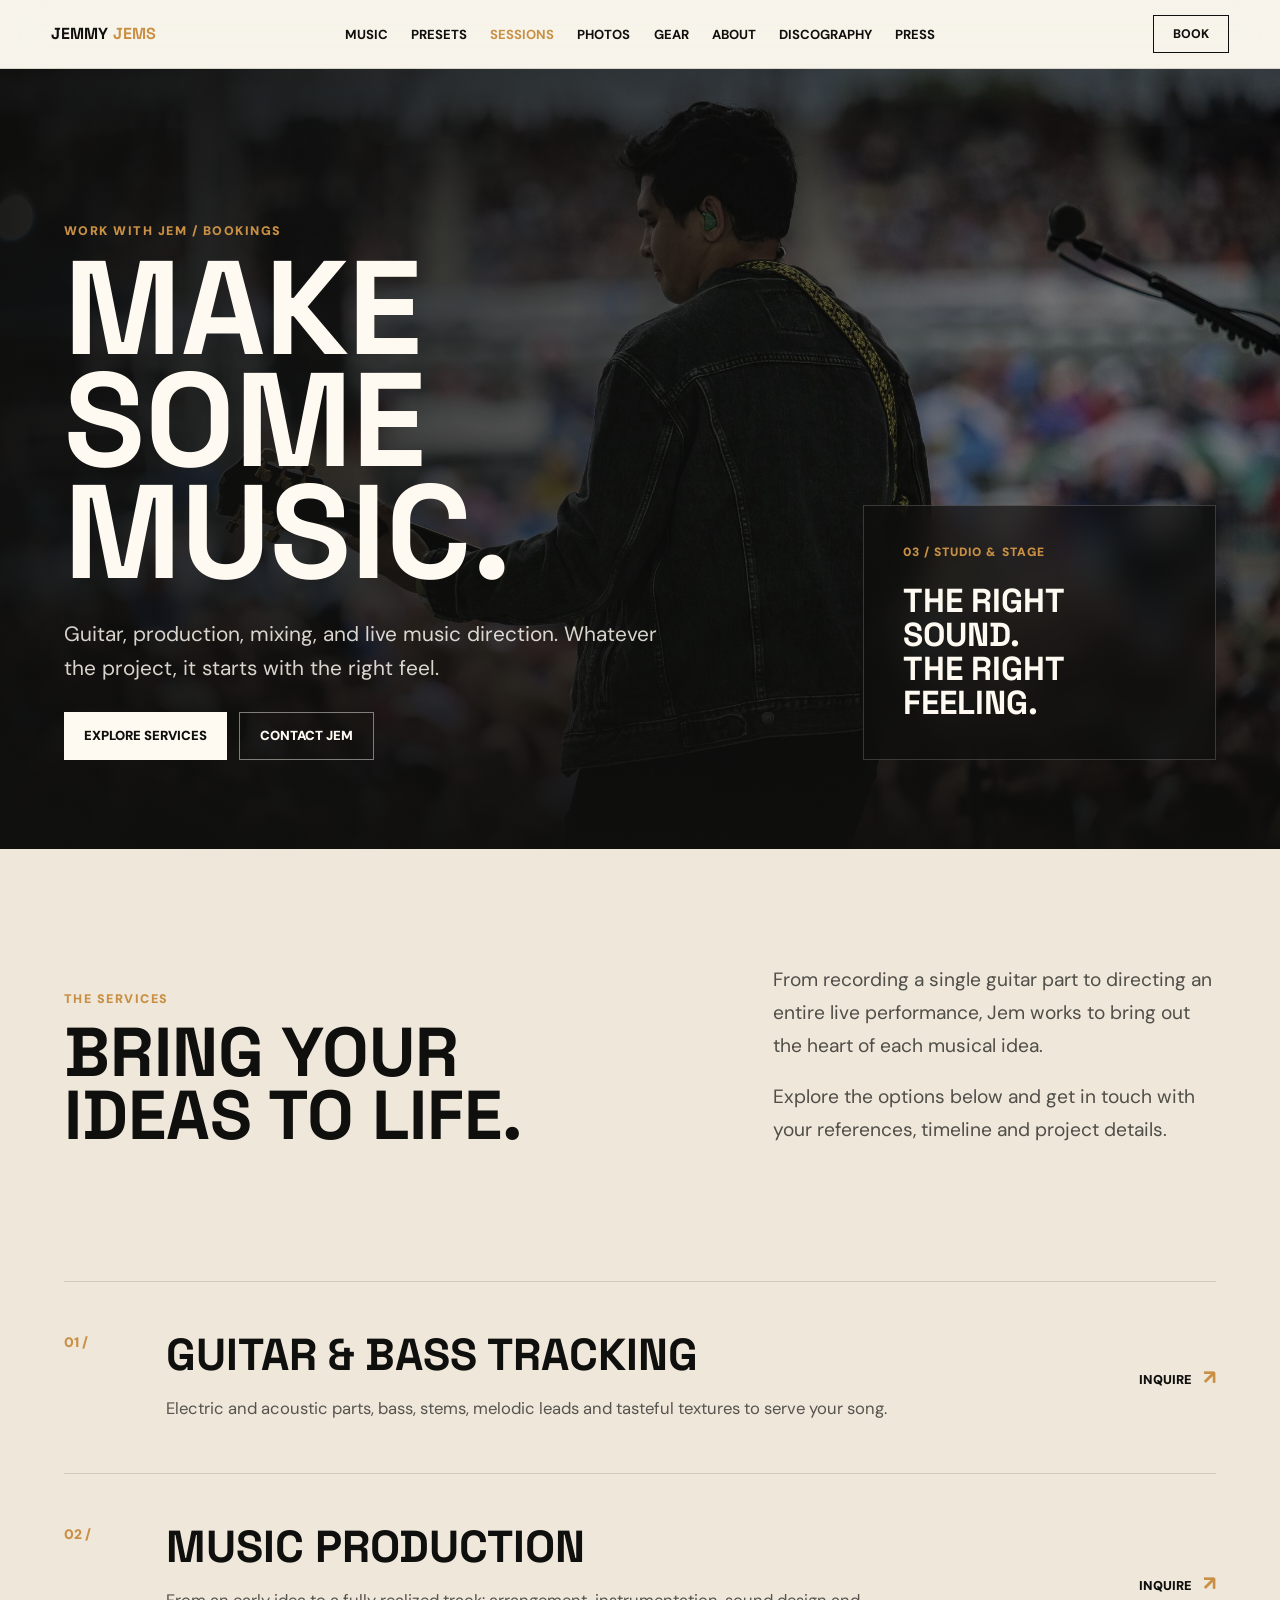
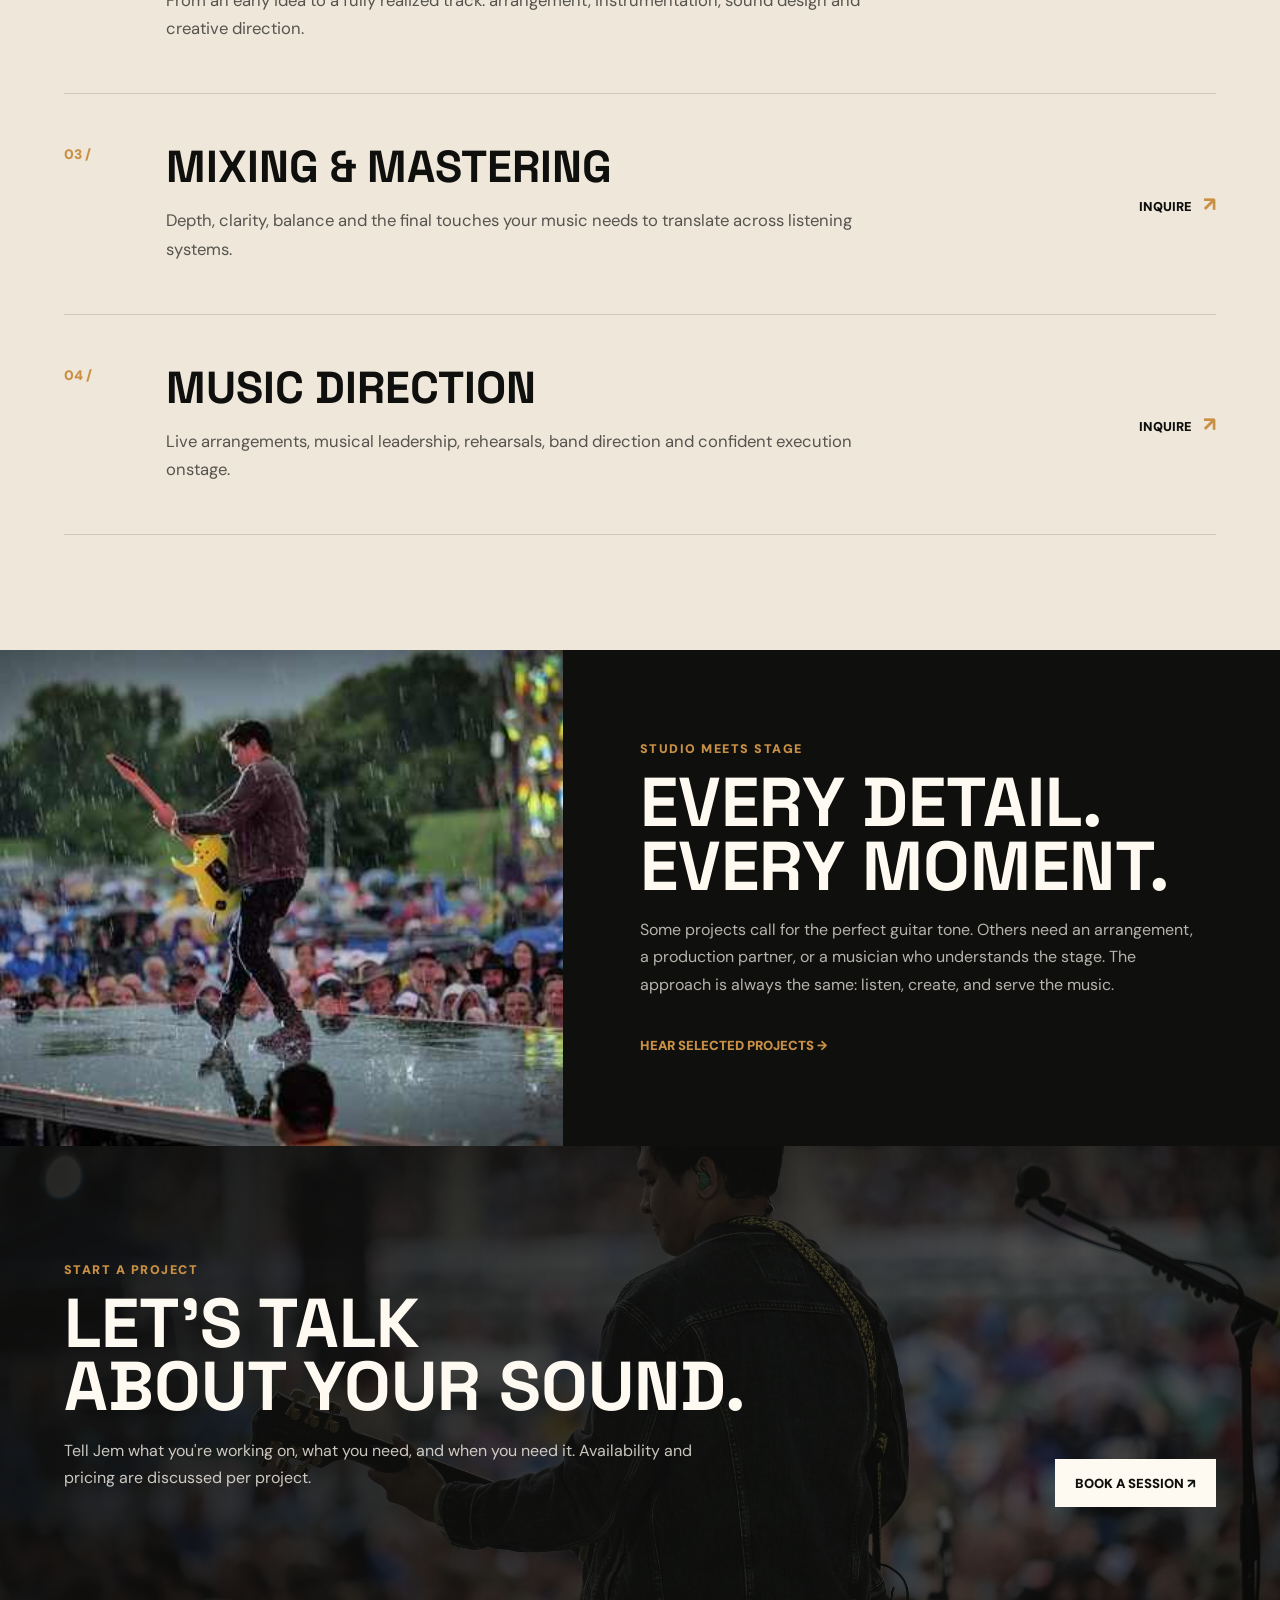
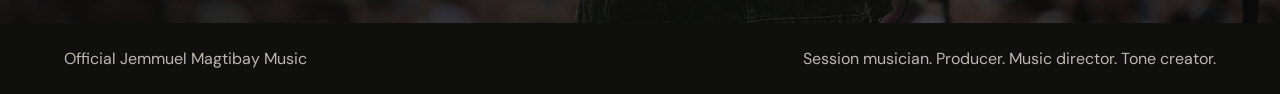
<file: services.html>
<!doctype html>
<html lang="en">
<head>
<meta charset="UTF-8" />
<meta name="viewport" content="width=device-width, initial-scale=1.0" />
<title>Sessions &amp; Services | Jemmuel Magtibay</title>
<meta name="description" content="Work with Jemmuel Magtibay on session guitar and bass, music production, mixing, mastering, and live music direction." />
<link rel="preconnect" href="https://fonts.googleapis.com" />
<link rel="preconnect" href="https://fonts.gstatic.com" crossorigin />
<link href="https://fonts.googleapis.com/css2?family=DM+Sans:opsz,wght@9..40,400;9..40,500;9..40,700;9..40,900&amp;family=Space+Grotesk:wght@500;600;700&amp;display=swap" rel="stylesheet" />
<link rel="stylesheet" href="./styles.css" />
</head>
<body class="editorial-page services-page">
<header class="site-header">
      <a class="brand" href="./index.html#home" aria-label="Jemmuel Magtibay home">
        <span>Jemmy</span>
        <strong>Jems</strong>
      </a>
      <nav class="nav-links" aria-label="Primary navigation">
        <a href="./index.html#music">Music</a>
        <a href="./presets.html">Presets</a>
        <a href="./services.html" aria-current="page">Sessions</a>
        <a href="./photos.html">Photos</a>
        <a href="./index.html#gear">Gear</a>
        <a href="./about.html">About</a>
        <a href="./discography.html">Discography</a>
        <a href="./index.html#press">Press</a>
      </nav>
      <a class="login-link" href="./index.html#contact">Book</a>
    </header>
<main>
  <section class="editorial-hero editorial-hero-services" aria-labelledby="services-title">
    <div class="editorial-hero-copy">
      <p class="eyebrow">Work with Jem / Bookings</p>
      <h1 id="services-title">Make<br />some music.</h1>
      <p>Guitar, production, mixing, and live music direction. Whatever the project, it starts with the right feel.</p>
      <div class="hero-actions">
        <a class="button primary" href="#all-services">Explore services</a>
        <a class="button secondary" href="mailto:jemmuelmagtibaymusic@gmail.com?subject=Booking%20Inquiry">Contact Jem</a>
      </div>
    </div>
    <div class="editorial-hero-note">
      <span>03 / Studio &amp; stage</span>
      <strong>The right sound.<br />The right feeling.</strong>
    </div>
  </section>

  <section class="editorial-service-intro">
    <div><p class="eyebrow">The services</p><h2>Bring your<br />ideas to life.</h2></div>
    <div><p>From recording a single guitar part to directing an entire live performance, Jem works to bring out the heart of each musical idea.</p><p>Explore the options below and get in touch with your references, timeline and project details.</p></div>
  </section>

  <section class="editorial-services" id="all-services">
    <div class="editorial-service-list">
      <article class="editorial-service-row" id="tracking">
 <span class="service-number">01 /</span>
 <div class="service-info"><h3>Guitar &amp; bass tracking</h3><p>Electric and acoustic parts, bass, stems, melodic leads and tasteful textures to serve your song.</p></div>
 <a class="service-action" href="mailto:jemmuelmagtibaymusic@gmail.com?subject=Guitar%20and%20Bass%20Session" aria-label="Inquire about Guitar and bass tracking">Inquire <span aria-hidden="true">↗</span></a>
</article>
<article class="editorial-service-row" id="production">
 <span class="service-number">02 /</span>
 <div class="service-info"><h3>Music production</h3><p>From an early idea to a fully realized track: arrangement, instrumentation, sound design and creative direction.</p></div>
 <a class="service-action" href="mailto:jemmuelmagtibaymusic@gmail.com?subject=Music%20Production" aria-label="Inquire about Music production">Inquire <span aria-hidden="true">↗</span></a>
</article>
<article class="editorial-service-row" id="mixing">
 <span class="service-number">03 /</span>
 <div class="service-info"><h3>Mixing &amp; mastering</h3><p>Depth, clarity, balance and the final touches your music needs to translate across listening systems.</p></div>
 <a class="service-action" href="mailto:jemmuelmagtibaymusic@gmail.com?subject=Mixing%20and%20Mastering" aria-label="Inquire about Mixing and mastering">Inquire <span aria-hidden="true">↗</span></a>
</article>
<article class="editorial-service-row" id="direction">
 <span class="service-number">04 /</span>
 <div class="service-info"><h3>Music direction</h3><p>Live arrangements, musical leadership, rehearsals, band direction and confident execution onstage.</p></div>
 <a class="service-action" href="mailto:jemmuelmagtibaymusic@gmail.com?subject=Music%20Direction" aria-label="Inquire about Music direction">Inquire <span aria-hidden="true">↗</span></a>
</article>
    </div>
  </section>

  <section class="editorial-service-spotlight">
    <div class="editorial-spotlight-photo"><img src="./assets/images/photos/live-stage-leap.jpg" alt="Jemmuel performing live on stage" loading="lazy" /></div>
    <div class="editorial-spotlight-copy">
      <p class="eyebrow">Studio meets stage</p>
      <h2>Every detail.<br />Every moment.</h2>
      <p>Some projects call for the perfect guitar tone. Others need an arrangement, a production partner, or a musician who understands the stage. The approach is always the same: listen, create, and serve the music.</p>
      <a class="text-link" href="./discography.html">Hear selected projects →</a>
    </div>
  </section>

  <section class="editorial-contact">
    <div>
      <p class="eyebrow">Start a project</p>
      <h2>Let's talk<br />about your sound.</h2>
      <p>Tell Jem what you're working on, what you need, and when you need it. Availability and pricing are discussed per project.</p>
    </div>
    <a class="button primary" href="mailto:jemmuelmagtibaymusic@gmail.com?subject=Session%20Booking%20Inquiry">Book a session ↗</a>
  </section>
</main>
<footer class="site-footer">
      <p>Official Jemmuel Magtibay Music</p>
      <p>Session musician. Producer. Music director. Tone creator.</p>
    </footer>
</body>
</html>
</file>
<file: styles.css>
:root {
  --ink: #0f0f0e;
  --soft-ink: #292824;
  --paper: #f7f3ea;
  --paper-2: #eee7da;
  --white: #fffaf1;
  --gold: #c99045;
  --sage: #879e75;
  --line-dark: rgba(15, 15, 14, 0.14);
  --line-light: rgba(255, 250, 241, 0.18);
}

* {
  box-sizing: border-box;
}

html {
  scroll-behavior: smooth;
}

body {
  margin: 0;
  background: var(--paper);
  color: var(--ink);
  font-family:
    "DM Sans", ui-sans-serif, system-ui, -apple-system, BlinkMacSystemFont,
    "Segoe UI", sans-serif;
  line-height: 1.45;
}

img {
  display: block;
  max-width: 100%;
}

a {
  color: inherit;
  text-decoration: none;
}

.site-header {
  align-items: center;
  background: rgba(247, 243, 234, 0.92);
  border-bottom: 1px solid var(--line-dark);
  display: grid;
  gap: 18px;
  grid-template-columns: minmax(110px, 0.6fr) minmax(360px, auto) minmax(78px, 0.6fr);
  left: 0;
  padding: 15px clamp(18px, 4vw, 54px);
  position: sticky;
  right: 0;
  top: 0;
  z-index: 20;
  backdrop-filter: blur(18px);
}

.brand {
  align-items: baseline;
  display: inline-flex;
  font-family: "Space Grotesk", sans-serif;
  font-size: 1rem;
  font-weight: 700;
  gap: 5px;
  letter-spacing: 0;
  text-transform: uppercase;
}

.brand strong {
  color: var(--gold);
}

.nav-links {
  align-items: center;
  display: flex;
  gap: clamp(16px, 2.8vw, 38px);
  justify-content: center;
  font-size: 0.82rem;
  font-weight: 700;
  text-transform: uppercase;
}

.nav-links a,
.login-link,
.text-link {
  transition:
    color 160ms ease,
    border-color 160ms ease,
    background-color 160ms ease;
}

.nav-links a:hover,
.login-link:hover,
.text-link:hover {
  color: var(--gold);
}

.login-link {
  border: 1px solid var(--ink);
  font-size: 0.78rem;
  font-weight: 800;
  justify-self: end;
  min-width: 76px;
  padding: 9px 14px;
  text-align: center;
  text-transform: uppercase;
}

.login-link:hover {
  background: var(--ink);
  color: var(--white);
}

.hero {
  background:
    linear-gradient(90deg, rgba(15, 15, 14, 0.78), rgba(15, 15, 14, 0.22)),
    url("./assets/images/jem-hero-live.jpg") center 42% / cover;
  color: var(--white);
  display: grid;
  gap: clamp(28px, 5vw, 76px);
  grid-template-columns: minmax(280px, 0.95fr) minmax(280px, 0.62fr);
  min-height: calc(100vh - 68px);
  padding: clamp(72px, 10vw, 132px) clamp(20px, 5vw, 72px) clamp(54px, 8vw, 92px);
  position: relative;
}

.hero::after {
  background: linear-gradient(0deg, var(--ink), transparent 34%);
  bottom: 0;
  content: "";
  height: 34%;
  left: 0;
  pointer-events: none;
  position: absolute;
  right: 0;
}

.hero-copy,
.hero-album {
  align-self: end;
  position: relative;
  z-index: 1;
}

.eyebrow {
  color: var(--gold);
  font-size: 0.78rem;
  font-weight: 900;
  letter-spacing: 0.12em;
  margin: 0 0 13px;
  text-transform: uppercase;
}

h1,
h2,
h3,
p {
  margin-top: 0;
}

h1,
h2,
h3 {
  font-family: "Space Grotesk", sans-serif;
  letter-spacing: 0;
}

h1 {
  font-size: clamp(4.2rem, 12vw, 10.5rem);
  line-height: 0.84;
  margin-bottom: 24px;
  max-width: 900px;
  text-transform: uppercase;
}

h2 {
  font-size: clamp(2rem, 5.4vw, 5.8rem);
  line-height: 0.92;
  margin-bottom: 18px;
  text-transform: uppercase;
}

h3 {
  font-size: 1.35rem;
  line-height: 1;
  margin-bottom: 12px;
  text-transform: uppercase;
}

.hero-copy p:not(.eyebrow) {
  color: rgba(255, 250, 241, 0.82);
  font-size: clamp(1.05rem, 2vw, 1.28rem);
  max-width: 610px;
}

.hero-actions {
  display: flex;
  flex-wrap: wrap;
  gap: 12px;
  margin-top: 26px;
}

.button {
  align-items: center;
  display: inline-flex;
  font-size: 0.82rem;
  font-weight: 900;
  justify-content: center;
  min-height: 48px;
  padding: 13px 20px;
  text-transform: uppercase;
}

.button.primary {
  background: var(--white);
  color: var(--ink);
}

.button.secondary {
  border: 1px solid rgba(255, 250, 241, 0.46);
}

.button:hover {
  background: var(--gold);
  border-color: var(--gold);
  color: var(--ink);
}

.hero-album {
  background: rgba(15, 15, 14, 0.72);
  border: 1px solid var(--line-light);
  display: grid;
  gap: 18px;
  padding: 16px;
  width: min(100%, 430px);
  justify-self: end;
}

.hero-album img {
  aspect-ratio: 1;
  object-fit: cover;
  width: 100%;
}

.hero-album span,
.hero-album strong {
  display: block;
}

.hero-album span {
  color: var(--gold);
  font-size: 0.72rem;
  font-weight: 900;
  letter-spacing: 0.08em;
  text-transform: uppercase;
}

.hero-album strong {
  color: var(--white);
  font-family: "Space Grotesk", sans-serif;
  font-size: clamp(1.15rem, 2vw, 1.65rem);
  line-height: 1.05;
  margin-top: 6px;
  text-transform: uppercase;
}

.preset-hero,
.photos-hero {
  background:
    linear-gradient(90deg, rgba(15, 15, 14, 0.86), rgba(15, 15, 14, 0.42)),
    url("./assets/images/jem-hero-live.jpg")
      center / cover;
  color: var(--white);
  display: grid;
  min-height: 68vh;
  padding: clamp(78px, 10vw, 136px) clamp(20px, 5vw, 72px);
}

.photos-hero {
  background:
    linear-gradient(90deg, rgba(15, 15, 14, 0.84), rgba(15, 15, 14, 0.28)),
    url("./assets/images/photos/live-crowd-profile.jpg") center 46% / cover;
  min-height: 74vh;
}

.preset-hero > div,
.photos-hero > div {
  align-self: end;
  max-width: 860px;
}

.preset-hero p:not(.eyebrow),
.photos-hero p:not(.eyebrow) {
  color: rgba(255, 250, 241, 0.78);
  font-size: clamp(1.08rem, 2vw, 1.32rem);
  max-width: 640px;
}

.listen-section,
.shop-section,
.sessions-section,
.about-section,
.gear-section,
.press-section,
.contact-section,
.preset-downloads,
.photo-feature,
.guitar-showcase,
.photo-gallery-section {
  padding: clamp(64px, 8vw, 118px) clamp(20px, 5vw, 72px);
}

.listen-section {
  background: var(--ink);
  color: var(--white);
  display: grid;
  gap: 28px;
  grid-template-columns: minmax(220px, 0.4fr) minmax(360px, 1fr);
  align-items: start;
}

.listen-section iframe {
  border: 1px solid var(--line-light);
  min-height: 560px;
}

.section-title {
  max-width: 880px;
}

.section-title.split {
  align-items: end;
  display: flex;
  gap: 24px;
  justify-content: space-between;
  max-width: none;
  margin-bottom: 30px;
}

.section-title p:not(.eyebrow),
.about-section p,
.product-card p,
.session-list p,
.gear-grid p,
.press-list p,
.contact-section p,
.site-footer p {
  color: rgba(15, 15, 14, 0.68);
}

.listen-section .section-title p:not(.eyebrow) {
  color: rgba(255, 250, 241, 0.68);
}

.shop-section {
  background: var(--paper);
}

.product-grid {
  display: grid;
  grid-template-columns: repeat(4, minmax(0, 1fr));
  gap: 1px;
  background: var(--line-dark);
  border: 1px solid var(--line-dark);
}

.product-card {
  background: var(--paper);
  display: grid;
  min-height: 310px;
  padding: 24px;
}

.product-card.featured {
  background: var(--soft-ink);
  color: var(--white);
}

.product-card.featured p {
  color: rgba(255, 250, 241, 0.68);
}

.product-card span,
.product-card strong {
  color: var(--gold);
  font-size: 0.74rem;
  font-weight: 900;
  letter-spacing: 0.08em;
  text-transform: uppercase;
}

.product-card h3 {
  align-self: end;
}

.product-card strong {
  align-self: end;
  color: inherit;
}

.product-card:hover {
  background: var(--gold);
  color: var(--ink);
}

.product-card:hover p,
.product-card:hover span {
  color: rgba(15, 15, 14, 0.72);
}

.sessions-section {
  background: var(--paper-2);
}

.session-list {
  border-top: 1px solid var(--line-dark);
  margin-top: 32px;
}

.session-list a {
  align-items: center;
  border-bottom: 1px solid var(--line-dark);
  display: grid;
  gap: 18px;
  grid-template-columns: minmax(180px, 0.52fr) minmax(260px, 1fr) 72px;
  min-height: 94px;
  padding: 18px 0;
}

.session-list time,
.session-list strong {
  color: var(--gold);
  font-size: 0.82rem;
  font-weight: 900;
  text-transform: uppercase;
}

.session-list span {
  font-family: "Space Grotesk", sans-serif;
  font-size: clamp(1.05rem, 2vw, 1.6rem);
  font-weight: 700;
  line-height: 1;
  text-transform: uppercase;
}

.session-list p {
  margin-bottom: 0;
}

.session-list a:hover {
  color: var(--gold);
}

.about-section {
  background: var(--ink);
  color: var(--white);
  display: grid;
  gap: clamp(30px, 6vw, 88px);
  grid-template-columns: minmax(280px, 0.7fr) minmax(280px, 1fr);
  align-items: center;
}

.about-section p {
  color: rgba(255, 250, 241, 0.72);
  max-width: 760px;
}

.portrait img {
  aspect-ratio: 4 / 5;
  object-fit: cover;
  width: 100%;
}

.text-link {
  color: var(--gold);
  display: inline-flex;
  font-size: 0.82rem;
  font-weight: 900;
  margin-top: 12px;
  text-transform: uppercase;
}

.muted-link {
  color: rgba(15, 15, 14, 0.46);
}

.preset-downloads {
  background: var(--paper);
}

.free-downloads {
  background: var(--paper-2);
}

.photo-feature {
  background: var(--ink);
  color: var(--white);
}

.photo-feature .section-title p:not(.eyebrow) {
  color: rgba(255, 250, 241, 0.68);
}

.photo-feature-grid {
  display: grid;
  gap: 18px;
  grid-template-columns: minmax(280px, 1.18fr) minmax(280px, 0.82fr);
  margin-top: 32px;
}

.photo-feature figure,
.photo-gallery figure {
  margin: 0;
  overflow: hidden;
}

.photo-feature img {
  aspect-ratio: 16 / 10;
  height: 100%;
  object-fit: cover;
  width: 100%;
}

.photo-feature figcaption {
  color: var(--gold);
  font-size: 0.78rem;
  font-weight: 900;
  margin-top: 12px;
  text-transform: uppercase;
}

.photo-gallery-section {
  background: var(--paper);
}

.guitar-showcase {
  background: var(--paper-2);
}

.guitar-grid {
  display: grid;
  gap: 18px;
  grid-auto-flow: dense;
  grid-template-columns: repeat(4, minmax(0, 1fr));
}

.guitar-card {
  background: var(--ink);
  color: var(--white);
  display: grid;
  margin: 0;
  min-height: 420px;
  overflow: hidden;
  position: relative;
}

.guitar-card.large {
  grid-column: span 2;
  min-height: 460px;
}

.guitar-card.wide {
  grid-column: span 2;
}

.guitar-card img {
  grid-area: 1 / 1;
  height: 100%;
  object-fit: cover;
  opacity: 0.86;
  transition:
    opacity 180ms ease,
    transform 220ms ease;
  width: 100%;
}

.guitar-card::after {
  background: linear-gradient(0deg, rgba(15, 15, 14, 0.84), transparent 52%);
  content: "";
  grid-area: 1 / 1;
  pointer-events: none;
}

.guitar-card figcaption {
  align-self: end;
  display: grid;
  gap: 7px;
  grid-area: 1 / 1;
  padding: 22px;
  position: relative;
  z-index: 1;
}

.guitar-card span {
  color: var(--gold);
  font-size: 0.74rem;
  font-weight: 900;
  letter-spacing: 0.08em;
  text-transform: uppercase;
}

.guitar-card strong {
  font-family: "Space Grotesk", sans-serif;
  font-size: clamp(1.35rem, 2.5vw, 2.7rem);
  line-height: 0.95;
  text-transform: uppercase;
}

.guitar-card:hover img {
  opacity: 1;
  transform: scale(1.025);
}

.photo-gallery {
  display: grid;
  gap: 18px;
  grid-auto-flow: dense;
  grid-template-columns: repeat(4, minmax(0, 1fr));
}

.photo-gallery figure {
  background: var(--soft-ink);
}

.photo-gallery figure.wide {
  grid-column: span 2;
}

.photo-gallery img {
  aspect-ratio: 4 / 5;
  height: 100%;
  object-fit: cover;
  transition: transform 220ms ease;
  width: 100%;
}

.photo-gallery figure.wide img {
  aspect-ratio: 16 / 10;
}

.photo-gallery figure:hover img {
  transform: scale(1.025);
}

.download-feature {
  align-items: center;
  background: var(--soft-ink);
  color: var(--white);
  display: grid;
  gap: 24px;
  grid-template-columns: minmax(260px, 1fr) auto;
  padding: clamp(24px, 4vw, 42px);
}

.download-feature p {
  color: rgba(255, 250, 241, 0.7);
}

.download-grid {
  display: grid;
  grid-template-columns: repeat(4, minmax(0, 1fr));
  gap: 1px;
  background: var(--line-dark);
  border: 1px solid var(--line-dark);
}

.download-grid article,
.download-grid a {
  background: var(--paper);
  color: inherit;
  display: grid;
  min-height: 260px;
  padding: 24px;
  text-decoration: none;
  transition:
    background 180ms ease,
    color 180ms ease;
}

.download-grid a:hover,
.download-grid a:focus-visible {
  background: var(--ink);
  color: var(--paper);
  outline: none;
}

.download-grid span,
.download-grid strong {
  color: var(--gold);
  font-size: 0.74rem;
  font-weight: 900;
  letter-spacing: 0.08em;
  text-transform: uppercase;
}

.download-grid h3 {
  align-self: end;
}

.download-grid p {
  color: rgba(15, 15, 14, 0.68);
}

.download-grid a:hover p,
.download-grid a:focus-visible p {
  color: rgba(255, 250, 241, 0.72);
}

.download-grid strong {
  align-self: end;
  color: var(--gold);
}

.gear-section {
  background: var(--paper);
}

.gear-grid {
  display: grid;
  gap: 18px;
  grid-template-columns: repeat(2, minmax(0, 1fr));
}

.gear-grid article {
  border: 1px solid var(--line-dark);
  background: var(--paper);
}

.gear-grid img {
  aspect-ratio: 16 / 11;
  object-fit: cover;
  width: 100%;
}

.gear-grid h3,
.gear-grid p {
  padding-left: 22px;
  padding-right: 22px;
}

.gear-grid h3 {
  padding-top: 22px;
}

.gear-grid p {
  padding-bottom: 22px;
}

.endorsement-panel {
  border: 1px solid var(--line-dark);
  display: grid;
  gap: clamp(24px, 4vw, 54px);
  grid-template-columns: minmax(260px, 0.56fr) minmax(300px, 1fr);
  margin-top: 18px;
  padding: clamp(24px, 4vw, 42px);
}

.endorsement-panel h3 {
  font-size: clamp(1.65rem, 3vw, 3.2rem);
}

.endorsement-panel p:not(.eyebrow) {
  color: rgba(15, 15, 14, 0.68);
}

.brand-cloud {
  align-content: start;
  display: flex;
  flex-wrap: wrap;
  gap: 1px;
}

.brand-cloud span {
  align-items: center;
  background: var(--paper);
  border: 1px solid var(--line-dark);
  display: flex;
  flex: 1 0 calc((100% - 3px) / 4);
  justify-content: center;
  min-height: 104px;
  min-width: 0;
  padding: 16px;
}

.brand-cloud span:first-child,
.brand-cloud span:hover {
  background: var(--white);
}

.brand-cloud span:last-child {
  flex-basis: 100%;
}

.brand-cloud .text-logo {
  color: rgba(15, 15, 14, 0.58);
  font-family: "Space Grotesk", sans-serif;
  font-size: clamp(1rem, 1.7vw, 1.5rem);
  font-weight: 700;
  letter-spacing: 0;
  line-height: 1;
  text-align: center;
  text-transform: uppercase;
}

.brand-cloud img {
  filter: grayscale(1);
  max-height: 58px;
  max-width: 100%;
  object-fit: contain;
  opacity: 0.82;
  transition:
    filter 160ms ease,
    opacity 160ms ease,
    transform 160ms ease;
}

.brand-cloud span:hover img {
  filter: grayscale(0);
  opacity: 1;
  transform: translateY(-2px);
}

.press-section {
  background: var(--soft-ink);
  color: var(--white);
}

.press-list {
  display: grid;
  gap: 1px;
  margin-top: 30px;
  background: var(--line-light);
  border: 1px solid var(--line-light);
}

.press-list a {
  background: var(--soft-ink);
  display: grid;
  gap: 18px;
  grid-template-columns: 74px minmax(230px, 0.9fr) minmax(280px, 1fr) 120px;
  padding: 24px;
  align-items: center;
}

.press-list span,
.press-list time {
  color: var(--gold);
  font-weight: 900;
  text-transform: uppercase;
}

.press-list strong {
  font-family: "Space Grotesk", sans-serif;
  font-size: clamp(1.2rem, 2vw, 1.8rem);
  line-height: 1;
  text-transform: uppercase;
}

.press-list p {
  color: rgba(255, 250, 241, 0.66);
  margin: 0;
}

.press-list a:hover {
  background: var(--ink);
}

.contact-section {
  background:
    linear-gradient(90deg, rgba(15, 15, 14, 0.86), rgba(15, 15, 14, 0.56)),
    url("./assets/images/jem-hero-live.jpg")
      center 34% / cover;
  color: var(--white);
  display: grid;
  gap: 28px;
  grid-template-columns: minmax(280px, 0.9fr) minmax(280px, 1.1fr);
  align-items: end;
}

.contact-section p {
  color: rgba(255, 250, 241, 0.72);
}

.social-grid {
  display: grid;
  grid-template-columns: repeat(3, minmax(0, 1fr));
  gap: 1px;
  background: var(--line-light);
  border: 1px solid var(--line-light);
}

.social-grid a {
  background: rgba(15, 15, 14, 0.62);
  font-weight: 900;
  min-height: 76px;
  padding: 18px;
  text-transform: uppercase;
}

.social-grid a:first-child,
.social-grid a:hover {
  background: var(--gold);
  color: var(--ink);
}

.site-footer {
  align-items: center;
  background: var(--ink);
  color: var(--white);
  display: flex;
  justify-content: space-between;
  gap: 20px;
  padding: 24px clamp(20px, 5vw, 72px);
}

.site-footer p {
  color: rgba(255, 250, 241, 0.72);
  margin: 0;
}

@media (max-width: 980px) {
  .site-header {
    grid-template-columns: 1fr auto;
  }

  .nav-links {
    border-top: 1px solid var(--line-dark);
    grid-column: 1 / -1;
    justify-content: flex-start;
    overflow-x: auto;
    padding-top: 10px;
    scrollbar-width: none;
  }

  .nav-links::-webkit-scrollbar {
    display: none;
  }

  .nav-links a {
    white-space: nowrap;
  }

  .hero,
  .listen-section,
  .about-section,
  .contact-section,
  .endorsement-panel,
  .photo-feature-grid {
    grid-template-columns: 1fr;
  }

  .hero {
    min-height: auto;
  }

  .hero-album {
    justify-self: start;
  }

  .product-grid {
    grid-template-columns: repeat(2, minmax(0, 1fr));
  }

  .download-grid {
    grid-template-columns: repeat(2, minmax(0, 1fr));
  }

  .photo-gallery {
    grid-template-columns: repeat(2, minmax(0, 1fr));
  }

  .guitar-grid {
    grid-template-columns: repeat(2, minmax(0, 1fr));
  }

  .guitar-card.large {
    min-height: 520px;
  }

  .download-feature {
    grid-template-columns: 1fr;
  }

  .brand-cloud span {
    flex-basis: calc((100% - 1px) / 2);
  }

  .session-list a {
    grid-template-columns: 1fr auto;
  }

  .press-list a {
    grid-template-columns: 58px 1fr;
  }

  .session-list p {
    grid-column: 1 / -1;
  }

  .session-list strong {
    grid-column: 2;
  }

  .press-list p,
  .press-list time {
    grid-column: 2;
  }
}

@media (max-width: 660px) {
  .site-header {
    padding: 12px 14px;
  }

  .brand {
    font-size: 0.9rem;
  }

  .login-link {
    min-width: 66px;
    padding: 8px 10px;
  }

  .hero {
    padding: 56px 18px;
  }

  .listen-section iframe {
    height: 500px;
    min-height: 500px;
  }

  h1 {
    font-size: clamp(3.3rem, 18vw, 5.7rem);
  }

  h2 {
    font-size: clamp(2.25rem, 13vw, 4rem);
  }

  .listen-section,
  .shop-section,
  .sessions-section,
  .about-section,
  .gear-section,
  .press-section,
  .contact-section,
  .preset-downloads,
  .photo-feature,
  .guitar-showcase,
  .photo-gallery-section {
    padding-left: 18px;
    padding-right: 18px;
  }

  .section-title.split {
    align-items: flex-start;
    flex-direction: column;
  }

  .product-grid,
  .download-grid,
  .gear-grid,
  .social-grid,
  .guitar-grid,
  .photo-gallery {
    grid-template-columns: 1fr;
  }

  .brand-cloud span {
    flex-basis: 100%;
  }

  .guitar-card,
  .guitar-card.large {
    grid-column: auto;
    grid-row: auto;
    min-height: 420px;
  }

  .guitar-card.wide {
    grid-column: auto;
  }

  .photo-gallery figure.wide {
    grid-column: auto;
  }

  .session-list a,
  .press-list a {
    gap: 10px;
    grid-template-columns: 1fr auto;
    padding: 18px 0;
  }

  .site-footer {
    align-items: flex-start;
    flex-direction: column;
  }
}


/* Editorial interior pages — a continuation of the homepage visual system */
.editorial-page .nav-links { gap: clamp(12px, 1.8vw, 28px); }
.editorial-page .nav-links a[aria-current="page"] { color: var(--gold); }
.editorial-page main { overflow: clip; }
.editorial-page .section-title.split > p { align-self: end; max-width: 410px; color: rgba(15,15,14,.7); }
.editorial-page a:focus-visible { outline: 2px solid var(--gold); outline-offset: 4px; }

.editorial-hero {
  align-items: end;
  background-color: var(--ink);
  color: var(--white);
  display: grid;
  gap: clamp(26px, 5vw, 70px);
  grid-template-columns: minmax(0, 1.25fr) minmax(225px, .6fr);
  isolation: isolate;
  min-height: min(780px, calc(100svh - 70px));
  padding: clamp(82px, 10vw, 148px) clamp(20px,5vw,72px) clamp(60px,7vw,96px);
  position: relative;
}
.editorial-hero::after {
  background: linear-gradient(0deg, rgba(15,15,14,.9), transparent 38%);
  content: "";
  inset: 0;
  pointer-events: none;
  position: absolute;
  z-index: -1;
}
.editorial-hero-about {
  background: linear-gradient(90deg, rgba(15,15,14,.90) 1%, rgba(15,15,14,.34) 100%),
    url("./assets/images/photos/beach-portrait.jpg") center 48% / cover;
}
.editorial-hero-music {
  background: linear-gradient(90deg, rgba(15,15,14,.91) 0%, rgba(15,15,14,.33) 100%),
    url("./assets/images/photos/live-crowd-profile.jpg") center 43% / cover;
}
.editorial-hero-services {
  background: linear-gradient(90deg, rgba(15,15,14,.92) 0%, rgba(15,15,14,.29) 100%),
    url("./assets/images/jem-hero-live.jpg") center 42% / cover;
}
.editorial-hero-copy { max-width: 1000px; }
.editorial-hero-copy h1 { font-size: clamp(4.1rem, 10.4vw, 10rem); margin: 8px 0 28px; max-width: 100%; }
.editorial-hero-music h1 { font-size: clamp(3.65rem, 9vw, 9rem); overflow-wrap: normal; }
.editorial-hero-copy > p:not(.eyebrow) {
  color: rgba(255,250,241,.84);
  font-size: clamp(1.08rem,2vw,1.3rem);
  line-height: 1.65;
  max-width: 610px;
}
.editorial-hero-note {
  backdrop-filter: blur(16px);
  background: rgba(15,15,14,.64);
  border: 1px solid var(--line-light);
  justify-self: end;
  max-width: 405px;
  padding: clamp(24px,3vw,40px);
  width: 100%;
}
.editorial-hero-note span {
  color: var(--gold); display:block; font-size:.75rem;
  font-weight:900; letter-spacing:.09em; text-transform:uppercase;
}
.editorial-hero-note strong {
  display:block; font-family:"Space Grotesk",sans-serif;
  font-size:clamp(1.55rem,2.6vw,2.8rem); line-height:1.02;
  margin-top:23px; text-transform:uppercase;
}

/* About — story, philosophy and artist imagery */
.editorial-story {
  align-items: center; background: var(--ink); color: var(--white);
  display: grid; gap:clamp(32px,6vw,90px);
  grid-template-columns: minmax(0,.78fr) minmax(0,1fr);
  padding:clamp(72px,9vw,120px) clamp(20px,5vw,72px);
}
.editorial-story-image { position:relative; }
.editorial-story-image img { aspect-ratio:4/5; object-fit:cover; width:100%; }
.editorial-story-image span {
  background:var(--gold); color:var(--ink); display:inline-block;
  font-size:.68rem; font-weight:900; letter-spacing:.08em;
  padding:13px 18px; text-transform:uppercase;
}
.editorial-story-copy h2 { max-width:760px; }
.editorial-story-copy p:not(.eyebrow), .editorial-collabs-copy p {
  color:rgba(255,250,241,.72); font-size:clamp(1rem,1.4vw,1.12rem);
  line-height:1.77; max-width:690px;
}
.editorial-story-copy .text-link { margin-top:24px; }
.editorial-light-band {
  background:var(--paper); padding:clamp(74px,9vw,122px) clamp(20px,5vw,72px);
}
.editorial-principles {
  background:var(--line-dark); border:1px solid var(--line-dark);
  display:grid; gap:1px; grid-template-columns:repeat(3,minmax(0,1fr)); margin-top:40px;
}
.editorial-principles article {
  background:var(--paper); display:flex; flex-direction:column; min-height:280px;
  padding:clamp(24px,3vw,38px);
}
.editorial-principles article > span { color:var(--gold); font-size:.75rem; font-weight:900; }
.editorial-principles h3 { font-size:clamp(1.7rem,3.2vw,3.5rem); margin:46px 0 18px; }
.editorial-principles p { color:rgba(15,15,14,.68); line-height:1.65; margin-bottom:0; }
.editorial-collabs {
  background:var(--soft-ink); color:var(--white);
  display:grid; grid-template-columns:minmax(0,.92fr) minmax(0,1.08fr); align-items:stretch;
}
.editorial-collabs-image { min-height:480px; overflow:hidden; }
.editorial-collabs-image img { height:100%; width:100%; object-fit:cover; }
.editorial-collabs-copy { align-self:center; padding:clamp(54px,7vw,110px) clamp(24px,6vw,100px); }
.editorial-collabs-copy h2 { margin-bottom:27px; }
.editorial-collabs-copy .text-link { margin-top:24px; }

/* Discography — statement release and lists inspired by the Press + Session grids */
.editorial-featured-release {
  background:var(--ink); color:var(--white);
  display:grid; gap:clamp(36px,6vw,88px);
  grid-template-columns:minmax(0,.88fr) minmax(0,1.12fr);
  padding:clamp(78px,9vw,124px) clamp(20px,5vw,72px);
  scroll-margin-top:110px;
}
.editorial-release-description h2 { margin-bottom:34px; }
.editorial-release-description p:not(.eyebrow) { color:rgba(255,250,241,.70); line-height:1.7; max-width:520px; }
.editorial-release-description .text-link { margin-top:18px; }
.editorial-release-player { align-self:center; border:1px solid var(--line-light); background:var(--soft-ink); padding:clamp(14px,2vw,25px); width:100%; }
.release-player-label {
  display:flex; align-items:center; justify-content:space-between;
  flex-wrap:wrap; gap:8px; margin-bottom:18px; text-transform:uppercase;
}
.release-player-label span { color:var(--gold); font-size:.73rem; font-weight:900; letter-spacing:.08em; }
.release-player-label strong { font-family:"Space Grotesk",sans-serif; font-size:.83rem; }
.editorial-release-player iframe { border:0; display:block; min-height:380px; }
.editorial-records { background:var(--paper); padding:clamp(75px,8vw,116px) clamp(20px,5vw,72px); }
.editorial-record-list { border-top:1px solid var(--line-dark); margin-top:34px; }
.editorial-record-list > div, .editorial-credit-list > div {
  align-items:center; border-bottom:1px solid var(--line-dark);
  display:grid; gap:clamp(12px,2vw,30px);
  grid-template-columns:60px minmax(0,1.25fr) minmax(0,.9fr) 90px;
  padding:clamp(20px,2.6vw,32px) 0;
}
.editorial-record-list span, .editorial-credit-list span { color:var(--gold); font-size:.8rem; font-weight:900; }
.editorial-record-list strong, .editorial-credit-list strong {
  font-family:"Space Grotesk",sans-serif; font-size:clamp(1.25rem,2.45vw,2.4rem);
  line-height:1.08; text-transform:uppercase;
}
.editorial-record-list p, .editorial-credit-list p { color:rgba(15,15,14,.68); margin:0; }
.editorial-record-list small, .editorial-credit-list small { font-size:.73rem; font-weight:900; letter-spacing:.05em; text-transform:uppercase; }
.editorial-credits-section {
  background:var(--soft-ink); color:var(--white);
  padding:clamp(75px,9vw,124px) clamp(20px,5vw,72px); scroll-margin-top:105px;
}
.editorial-credits-section .section-title { margin-bottom:34px; }
.editorial-credits-section .section-title > p:not(.eyebrow) { color:rgba(255,250,241,.7); max-width:570px; }
.editorial-credit-list { border-top:1px solid var(--line-light); }
.editorial-credit-list > div { border-bottom-color:var(--line-light); }
.editorial-credit-list p { color:rgba(255,250,241,.65); }
.editorial-credit-list small { color:var(--gold); }
.editorial-footnote { color:rgba(255,250,241,.58); font-size:.85rem; margin-top:24px; }

/* Services — homepage session-list language, scaled up */
.editorial-service-intro {
  align-items:end; background:var(--paper-2); display:grid; gap:clamp(30px,6vw,95px);
  grid-template-columns:minmax(0,1fr) minmax(0,.7fr);
  padding:clamp(75px,9vw,124px) clamp(20px,5vw,72px);
}
.editorial-service-intro p:not(.eyebrow) { color:rgba(15,15,14,.71); font-size:clamp(1rem,1.5vw,1.2rem); line-height:1.7; }
.editorial-services { background:var(--paper-2); padding:0 clamp(20px,5vw,72px) clamp(80px,9vw,120px); scroll-margin-top:110px; }
.editorial-service-list { border-top:1px solid var(--line-dark); }
.editorial-service-row {
  align-items:center; border-bottom:1px solid var(--line-dark); display:grid;
  gap:clamp(14px,2.5vw,38px); grid-template-columns:70px minmax(0,1fr) auto;
  padding:clamp(28px,4vw,51px) 0; scroll-margin-top:150px;
}
.editorial-service-row .service-number { align-self:start; color:var(--gold); font-size:.86rem; font-weight:900; }
.editorial-service-row h3 { font-size:clamp(1.8rem,3.5vw,4rem); margin:0 0 16px; }
.editorial-service-row p { color:rgba(15,15,14,.68); font-size:1.04rem; line-height:1.7; margin:0; max-width:740px; }
.editorial-service-row .service-action { align-self:center; color:var(--ink); font-size:.8rem; font-weight:900; padding:12px 0; text-transform:uppercase; white-space:nowrap; }
.editorial-service-row .service-action span { color:var(--gold); font-size:1.25rem; margin-left:8px; }
.editorial-service-row:hover .service-action, .editorial-service-row:hover h3 { color:#a56c28; }
.editorial-service-spotlight {
  align-items:stretch; background:var(--ink); color:var(--white);
  display:grid; grid-template-columns:minmax(0,.88fr) minmax(0,1.12fr);
}
.editorial-spotlight-photo { min-height:480px; overflow:hidden; }
.editorial-spotlight-photo img { width:100%; height:100%; object-fit:cover; }
.editorial-spotlight-copy { align-self:center; padding:clamp(52px,7vw,105px) clamp(24px,6vw,100px); }
.editorial-spotlight-copy p:not(.eyebrow) { color:rgba(255,250,241,.7); line-height:1.7; max-width:650px; }
.editorial-spotlight-copy .text-link { margin-top:22px; }

/* Consistent final booking section across all interior pages */
.editorial-contact {
  align-items:end; background:
    linear-gradient(90deg,rgba(15,15,14,.88),rgba(15,15,14,.56)),
    url("./assets/images/jem-hero-live.jpg") center 44% / cover;
  color:var(--white); display:grid; gap:30px;
  grid-template-columns:minmax(0,1fr) auto;
  min-height:410px; padding:clamp(75px,9vw,120px) clamp(20px,5vw,72px);
}
.editorial-contact h2 { max-width:880px; }
.editorial-contact p:not(.eyebrow) { color:rgba(255,250,241,.78); line-height:1.7; max-width:630px; }
.editorial-contact > .button { align-self:end; white-space:nowrap; }
.editorial-page .site-footer a:hover { color:var(--gold); }

@media (max-width:980px) {
  .editorial-hero { grid-template-columns:1fr; min-height:650px; }
  .editorial-hero-note { justify-self:start; max-width:400px; }
  .editorial-story, .editorial-collabs, .editorial-featured-release,
  .editorial-service-spotlight, .editorial-service-intro { grid-template-columns:1fr; }
  .editorial-story-image { max-width:650px; }
  .editorial-collabs-image, .editorial-spotlight-photo { min-height:350px; max-height:600px; }
  .editorial-contact { grid-template-columns:1fr; }
  .editorial-contact > .button { justify-self:start; }
  .editorial-page .section-title.split > p { align-self:start; }
}
@media (max-width:660px) {
  .editorial-hero { min-height:630px; padding:74px 18px 42px; gap:38px; }
  .editorial-hero-copy h1 { font-size:clamp(3.5rem,16vw,6rem); }
  .editorial-hero-music h1 { font-size:clamp(3.3rem,13vw,5.8rem); }
  .editorial-hero-note { padding:20px; }
  .editorial-hero-note strong { font-size:1.45rem; }
  .editorial-story, .editorial-light-band, .editorial-records,
  .editorial-featured-release, .editorial-credits-section,
  .editorial-service-intro, .editorial-contact { padding:64px 18px; }
  .editorial-services { padding:0 18px 70px; }
  .editorial-collabs-copy, .editorial-spotlight-copy { padding:64px 18px; }
  .editorial-story { gap:36px; }
  .editorial-principles { grid-template-columns:1fr; }
  .editorial-principles article { min-height:220px; }
  .editorial-principles h3 { margin:30px 0 14px; }
  .editorial-record-list > div, .editorial-credit-list > div {
    gap:8px 13px; grid-template-columns:33px minmax(0,1fr); padding:24px 0;
  }
  .editorial-record-list p, .editorial-credit-list p { grid-column:2; }
  .editorial-record-list small, .editorial-credit-list small { grid-column:2; }
  .editorial-service-row { grid-template-columns:34px minmax(0,1fr); gap:10px 12px; }
  .editorial-service-row h3 { font-size:clamp(1.6rem,8vw,2.6rem); }
  .editorial-service-row .service-action { grid-column:2; justify-self:start; }
  .editorial-collabs-image, .editorial-spotlight-photo { min-height:310px; }
  .editorial-release-player iframe { min-height:360px; }
}
@media (prefers-reduced-motion:reduce) {
  .editorial-page * { scroll-behavior:auto; transition-duration:.01ms !important; }
}


/* Discography / Water's Edge Worship featured session credits */
.waters-edge-section {
  background: var(--paper-2);
  color: var(--ink);
  padding: clamp(75px,9vw,124px) clamp(20px,5vw,72px);
  scroll-margin-top: 110px;
}
.waters-edge-heading {
  align-items:end;
  display:grid;
  gap: clamp(26px,5vw,75px);
  grid-template-columns:minmax(0,1fr) minmax(260px,.55fr);
  margin-bottom:clamp(32px,5vw,64px);
}
.waters-edge-heading h2 { margin:0; }
.waters-edge-heading > p {
  color:rgba(15,15,14,.7);
  font-size:clamp(1rem,1.45vw,1.17rem);
  line-height:1.7;
  max-width:460px;
}
.waters-edge-album {
  background:var(--ink);
  color:var(--white);
  display:grid;
  gap:clamp(30px,5vw,74px);
  grid-template-columns:minmax(0,1fr) minmax(0,.9fr);
  margin-bottom:clamp(45px,6vw,80px);
  padding:clamp(25px,5vw,76px);
}
.waters-edge-album-copy { align-self:center; }
.waters-edge-album-copy h3 {
  font-size:clamp(2.6rem,5.3vw,6rem);
  line-height:.95;
  margin:20px 0 20px;
  overflow-wrap:anywhere;
}
.waters-edge-album-copy h3 em {
  display:block;
  font-size:clamp(1.55rem,3vw,3.15rem);
  font-style:normal;
  line-height:1.05;
  margin-top:12px;
}
.waters-edge-artist {
  color:rgba(255,250,241,.67);
  font-weight:700;
  margin-bottom:clamp(28px,4vw,54px);
}
.waters-edge-credit-detail {
  border-top:1px solid var(--line-light);
  margin-bottom:32px;
  padding-top:26px;
}
.waters-edge-credit-detail > span, .waters-edge-track-credit > span {
  color:var(--gold);
  display:block;
  font-size:.76rem;
  font-weight:900;
  letter-spacing:.08em;
  margin-bottom:12px;
  text-transform:uppercase;
}
.waters-edge-credit-detail strong {
  display:block;
  font-family:"Space Grotesk",sans-serif;
  font-size:clamp(1.3rem,2.2vw,2.2rem);
  line-height:1.15;
  text-transform:uppercase;
}
.waters-edge-credit-detail p {
  color:rgba(255,250,241,.7);
  margin-top:17px;
}
.waters-edge-album-player {
  align-self:center;
  background:var(--soft-ink);
  border:1px solid var(--line-light);
  min-width:0;
  padding:clamp(15px,2.5vw,26px);
}
.waters-edge-album-player iframe {
  border:0;
  display:block;
  min-height:380px;
  width:100%;
}
.waters-edge-singles {
  border-top:1px solid var(--line-dark);
}
.waters-edge-track {
  align-items:center;
  border-bottom:1px solid var(--line-dark);
  display:grid;
  gap:clamp(12px,2.2vw,34px);
  grid-template-columns:45px minmax(0,1.25fr) minmax(180px,.85fr) auto;
  padding:clamp(20px,3vw,38px) 0;
  transition:color 180ms ease,background 180ms ease;
}
.waters-edge-track:hover, .waters-edge-track:focus-visible { background:rgba(255,250,241,.65); }
.waters-edge-track-number {
  align-self:start;
  color:var(--gold);
  font-size:.82rem;
  font-weight:900;
  padding-top:5px;
}
.waters-edge-track-title > span {
  color:rgba(15,15,14,.55);
  font-size:.73rem;
  font-weight:900;
  letter-spacing:.06em;
  text-transform:uppercase;
}
.waters-edge-track-title h3 {
  font-size:clamp(1.35rem,2.6vw,2.8rem);
  line-height:1.07;
  margin:10px 0 0;
}
.waters-edge-track-credit > span { margin-bottom:7px; }
.waters-edge-track-credit strong {
  display:block;
  font-size:clamp(.94rem,1.2vw,1.08rem);
  line-height:1.45;
}
.waters-edge-track-listen {
  color:var(--ink);
  font-size:.75rem;
  font-weight:900;
  text-transform:uppercase;
  white-space:nowrap;
}
.waters-edge-track-listen span { color:#a66a2f; font-size:1.2rem; margin-left:6px; }
.waters-edge-track:hover .waters-edge-track-title h3 { color:#996128; }
@media(max-width:980px) {
  .waters-edge-heading,.waters-edge-album { grid-template-columns:1fr; }
  .waters-edge-track {
    grid-template-columns:40px minmax(0,1fr) minmax(155px,.65fr);
  }
  .waters-edge-track-listen { grid-column:2 / -1; }
  .waters-edge-heading > p { max-width:650px; }
}
@media(max-width:660px) {
  .waters-edge-section { padding:64px 18px; }
  .waters-edge-album { padding:26px 18px; }
  .waters-edge-album-copy h3 { font-size:clamp(2.6rem,12vw,4rem); }
  .waters-edge-album-copy h3 em { font-size:clamp(1.45rem,6vw,2.3rem); }
  .waters-edge-track {
    grid-template-columns:30px minmax(0,1fr);
    gap:12px 14px;
    padding:26px 0;
  }
  .waters-edge-track-credit, .waters-edge-track-listen { grid-column:2; }
  .waters-edge-track-title h3 { font-size:clamp(1.5rem,7vw,2.2rem); }
  .waters-edge-track-credit > span { margin-bottom:5px; }
  .waters-edge-album-player iframe { min-height:360px; }
}
</file>
